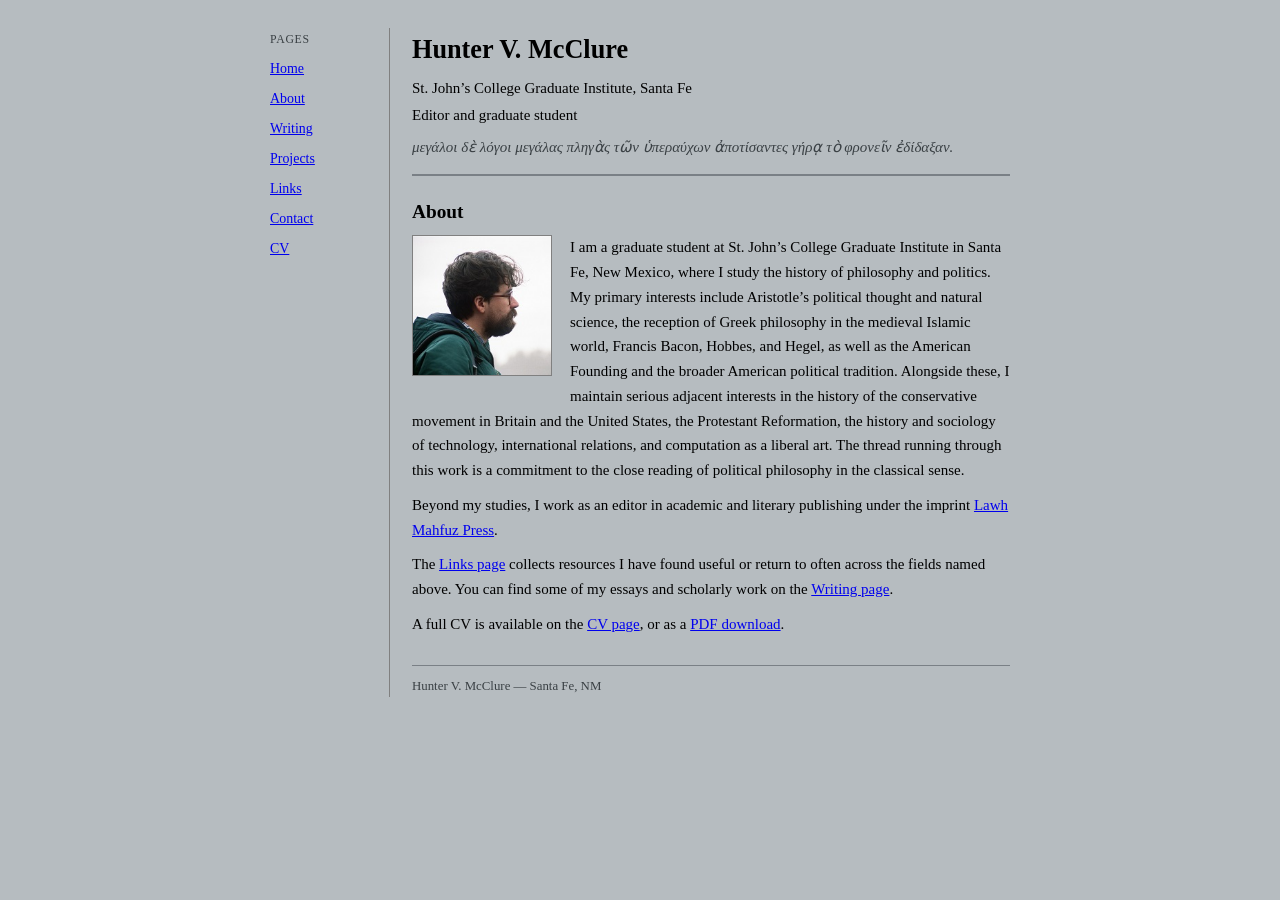
<file: about.html>
<!DOCTYPE html>
<html lang="en">
<head>
  <meta charset="UTF-8">
  <meta name="viewport" content="width=device-width, initial-scale=1.0">
  <title>About &mdash; Hunter V. McClure</title>
  <link rel="stylesheet" href="style.css">
</head>
<body>
<div class="page-wrap">
  <nav class="nav-col">
    <div class="nav-label">Pages</div>
    <ul>
      <li><a href="index.html">Home</a></li>
      <li><a href="about.html">About</a></li>
      <li><a href="writing.html">Writing</a></li>
      <li><a href="projects.html">Projects</a></li>
      <li><a href="links.html">Links</a></li>
      <li><a href="contact.html">Contact</a></li>
      <li><a href="cv.html">CV</a></li>
    </ul>
  </nav>
  <div class="main-col">
    <header class="site-header">
      <h1>Hunter V. McClure</h1>
      <div class="tagline">
        St. John&#8217;s College Graduate Institute, Santa Fe<br>
        Editor and graduate student
      </div>
      <div class="epigraph">&#956;&#949;&#947;&#940;&#955;&#959;&#953; &#948;&#8050; &#955;&#972;&#947;&#959;&#953; &#956;&#949;&#947;&#940;&#955;&#945;&#962; &#960;&#955;&#951;&#947;&#8048;&#962; &#964;&#8182;&#957; &#8017;&#960;&#949;&#961;&#945;&#973;&#967;&#969;&#957; &#7936;&#960;&#959;&#964;&#943;&#963;&#945;&#957;&#964;&#949;&#962; &#947;&#942;&#961;&#8115; &#964;&#8056; &#966;&#961;&#959;&#957;&#949;&#8150;&#957; &#7952;&#948;&#943;&#948;&#945;&#958;&#945;&#957;.</div>
    </header>
    <hr>
    <h2>About</h2>
      <img class="about-photo" src="photo.jpeg" alt="Hunter V. McClure">
    <p>I am a graduate student at St. John&#8217;s College Graduate Institute in Santa Fe, New Mexico, where I study the history of philosophy and politics. My primary interests include Aristotle&#8217;s political thought and natural science, the reception of Greek philosophy in the medieval Islamic world, Francis Bacon, Hobbes, and Hegel, as well as the American Founding and the broader American political tradition. Alongside these, I maintain serious adjacent interests in the history of the conservative movement in Britain and the United States, the Protestant Reformation, the history and sociology of technology, international relations, and computation as a liberal art. The thread running through this work is a commitment to the close reading of political philosophy in the classical sense.</p>
    <p>Beyond my studies, I work as an editor in academic and literary publishing under the imprint <a href="https://lawhmahfuzpress.com" target="_blank" rel="noopener">Lawh Mahfuz Press</a>.</p>
    <p>The <a href="links.html">Links page</a> collects resources I have found useful or return to often across the fields named above. You can find some of my essays and scholarly work on the <a href="writing.html">Writing page</a>.</p>
    <p>A full CV is available on the <a href="cv.html">CV page</a>, or as a <a href="cv.pdf" download>PDF download</a>.</p>
    <div class="site-footer">
      Hunter V. McClure &mdash; Santa Fe, NM
    </div>
  </div>
</div>
</body>
</html>
</file>
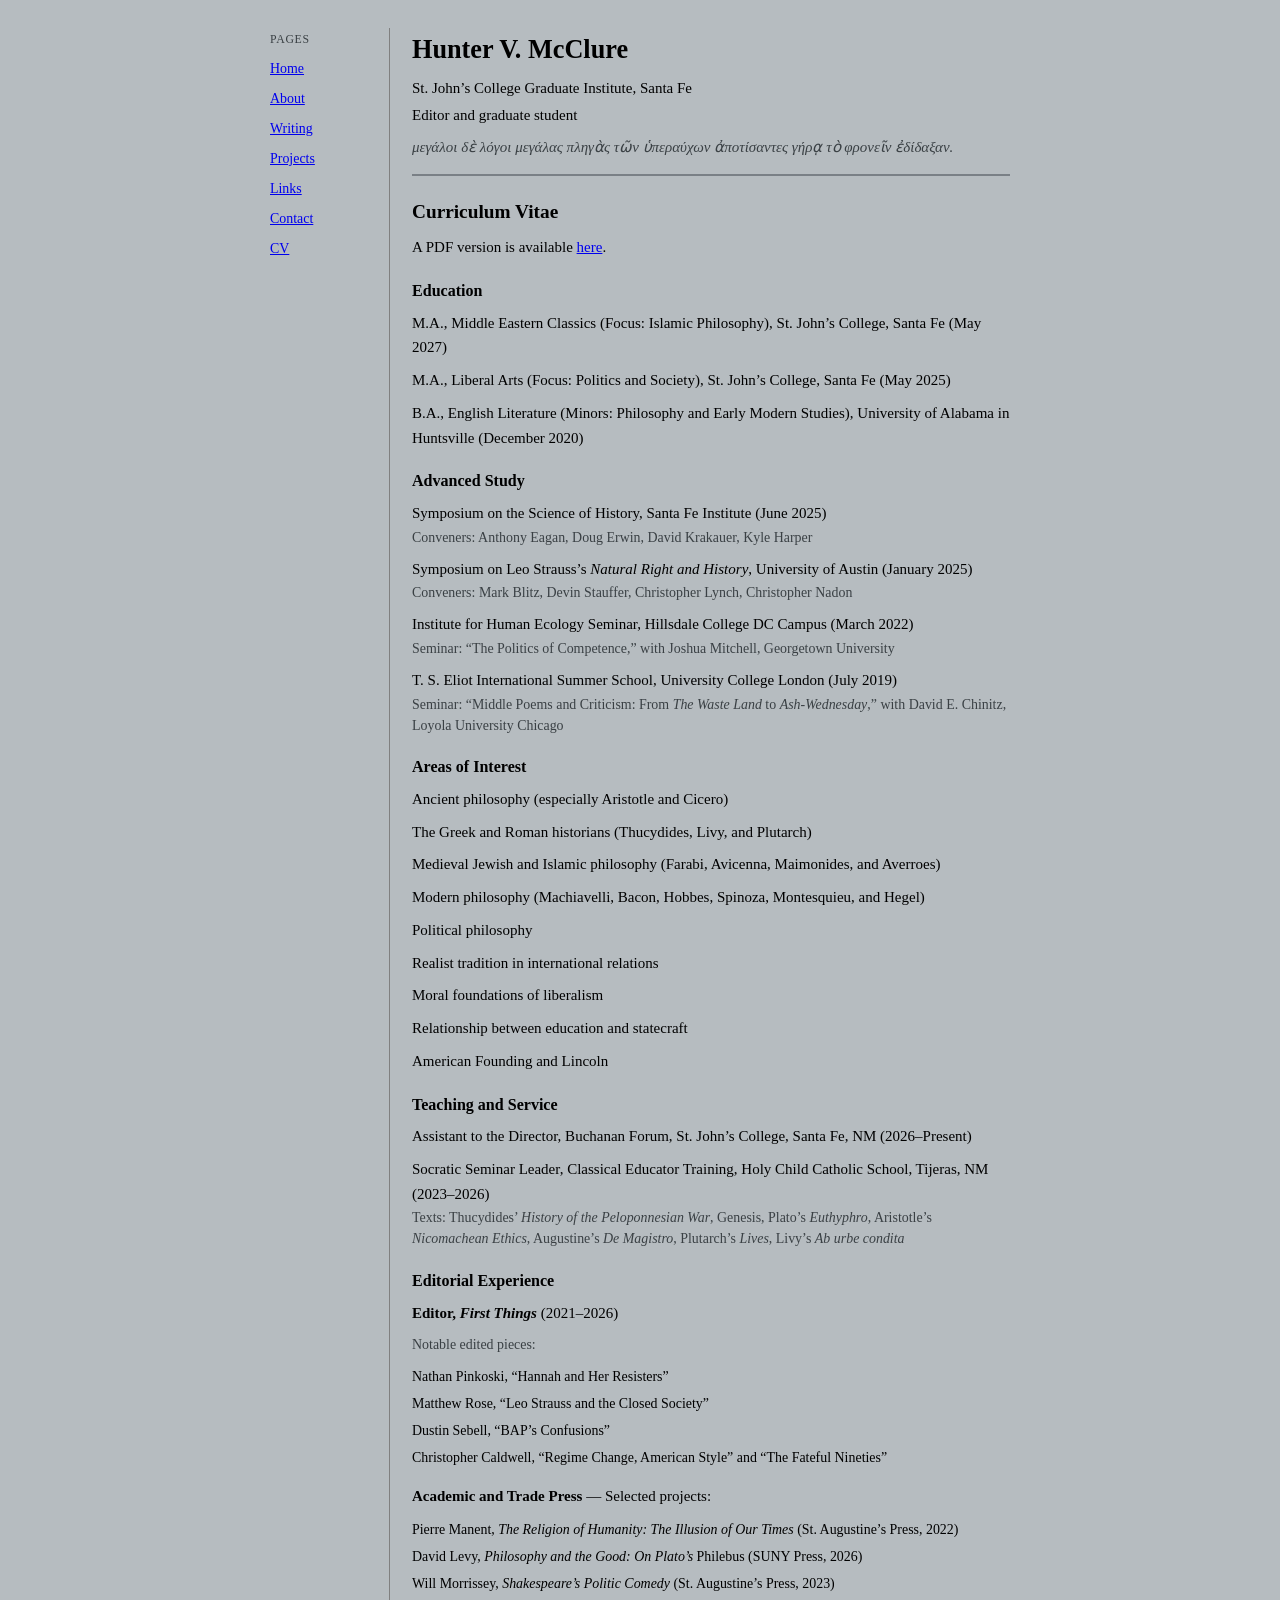
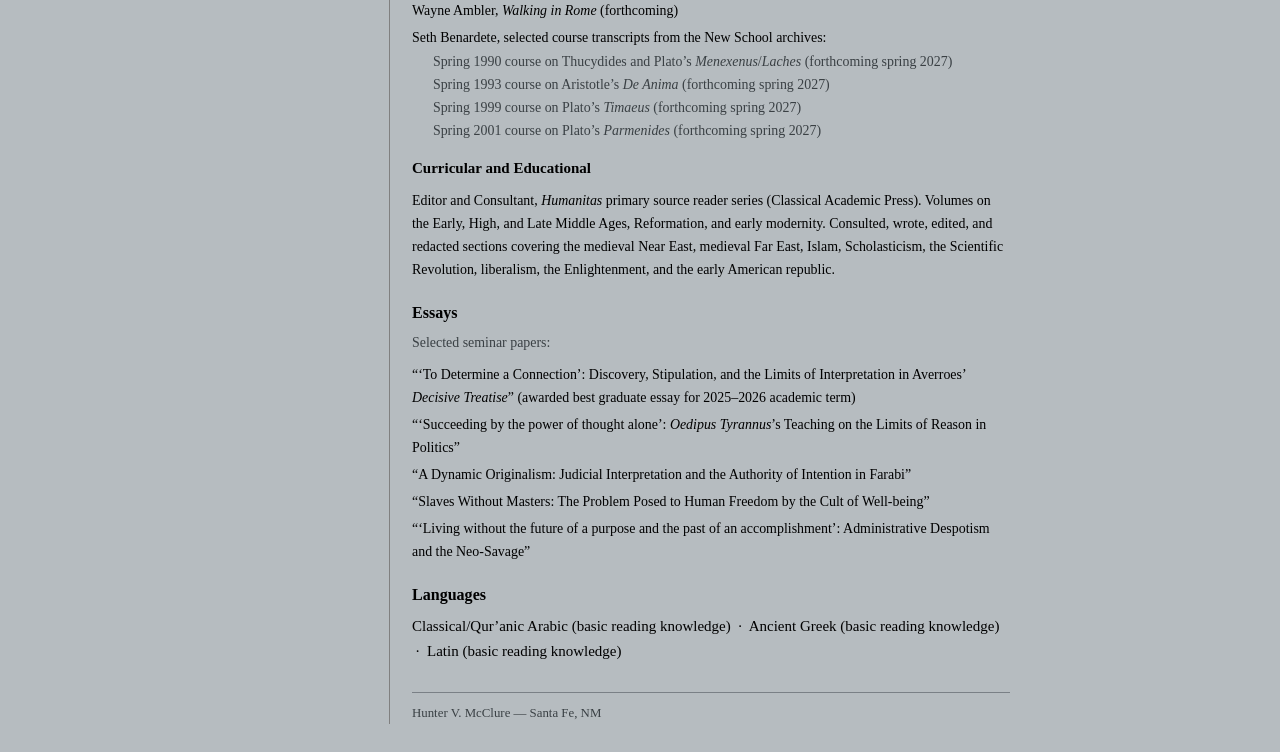
<file: cv.html>
<!DOCTYPE html>
<html lang="en">
<head>
  <meta charset="UTF-8">
  <meta name="viewport" content="width=device-width, initial-scale=1.0">
  <title>Curriculum Vitae &mdash; Hunter V. McClure</title>
  <link rel="stylesheet" href="style.css">
</head>
<body>
<div class="page-wrap">

  <nav class="nav-col">
    <div class="nav-label">Pages</div>
    <ul>
      <li><a href="index.html">Home</a></li>
      <li><a href="about.html">About</a></li>
      <li><a href="writing.html">Writing</a></li>
      <li><a href="projects.html">Projects</a></li>
      <li><a href="links.html">Links</a></li>
      <li><a href="contact.html">Contact</a></li>
      <li><a href="cv.html">CV</a></li>
    </ul>
  </nav>

  <div class="main-col">

    <header class="site-header">
      <h1>Hunter V. McClure</h1>
      <div class="tagline">
        St. John&#8217;s College Graduate Institute, Santa Fe<br>
        Editor and graduate student
      </div>
      <div class="epigraph">&#956;&#949;&#947;&#940;&#955;&#959;&#953; &#948;&#8050; &#955;&#972;&#947;&#959;&#953; &#956;&#949;&#947;&#940;&#955;&#945;&#962; &#960;&#955;&#951;&#947;&#8048;&#962; &#964;&#8182;&#957; &#8017;&#960;&#949;&#961;&#945;&#973;&#967;&#969;&#957; &#7936;&#960;&#959;&#964;&#943;&#963;&#945;&#957;&#964;&#949;&#962; &#947;&#942;&#961;&#8115; &#964;&#8056; &#966;&#961;&#959;&#957;&#949;&#8150;&#957; &#7952;&#948;&#943;&#948;&#945;&#958;&#945;&#957;.</div>
    </header>

    <hr>

    <h2>Curriculum Vitae</h2>

    <p class="cv-download">A PDF version is available <a href="cv.pdf" download>here</a>.</p>


    <h3>Education</h3>
    <ul class="cv-list">
      <li>M.A., Middle Eastern Classics (Focus: Islamic Philosophy), St. John&#8217;s College, Santa Fe (May 2027)</li>
      <li>M.A., Liberal Arts (Focus: Politics and Society), St. John&#8217;s College, Santa Fe (May 2025)</li>
      <li>B.A., English Literature (Minors: Philosophy and Early Modern Studies), University of Alabama in Huntsville (December 2020)</li>
    </ul>

    <h3>Advanced Study</h3>
    <ul class="cv-list">
      <li>
        Symposium on the Science of History, Santa Fe Institute (June 2025)
        <span class="cv-meta">Conveners: Anthony Eagan, Doug Erwin, David Krakauer, Kyle Harper</span>
      </li>
      <li>
        Symposium on Leo Strauss&#8217;s <em>Natural Right and History</em>, University of Austin (January 2025)
        <span class="cv-meta">Conveners: Mark Blitz, Devin Stauffer, Christopher Lynch, Christopher Nadon</span>
      </li>
      <li>
        Institute for Human Ecology Seminar, Hillsdale College DC Campus (March 2022)
        <span class="cv-meta">Seminar: &#8220;The Politics of Competence,&#8221; with Joshua Mitchell, Georgetown University</span>
      </li>
      <li>
        T. S. Eliot International Summer School, University College London (July 2019)
        <span class="cv-meta">Seminar: &#8220;Middle Poems and Criticism: From <em>The Waste Land</em> to <em>Ash-Wednesday</em>,&#8221; with David E. Chinitz, Loyola University Chicago</span>
      </li>
    </ul>

    <h3>Areas of Interest</h3>
    <ul class="cv-list">
      <li>Ancient philosophy (especially Aristotle and Cicero)</li>
      <li>The Greek and Roman historians (Thucydides, Livy, and Plutarch)</li>
      <li>Medieval Jewish and Islamic philosophy (Farabi, Avicenna, Maimonides, and Averroes)</li>
      <li>Modern philosophy (Machiavelli, Bacon, Hobbes, Spinoza, Montesquieu, and Hegel)</li>
      <li>Political philosophy</li>
      <li>Realist tradition in international relations</li>
      <li>Moral foundations of liberalism</li>
      <li>Relationship between education and statecraft</li>
      <li>American Founding and Lincoln</li>
    </ul>

    <h3>Teaching and Service</h3>
    <ul class="cv-list">
      <li>Assistant to the Director, Buchanan Forum, St. John&#8217;s College, Santa Fe, NM (2026&ndash;Present)</li>
      <li>
        Socratic Seminar Leader, Classical Educator Training, Holy Child Catholic School, Tijeras, NM (2023&ndash;2026)
        <span class="cv-meta">Texts: Thucydides&#8217; <em>History of the Peloponnesian War</em>, Genesis, Plato&#8217;s <em>Euthyphro</em>, Aristotle&#8217;s <em>Nicomachean Ethics</em>, Augustine&#8217;s <em>De Magistro</em>, Plutarch&#8217;s <em>Lives</em>, Livy&#8217;s <em>Ab urbe condita</em></span>
      </li>
    </ul>

    <h3>Editorial Experience</h3>

    <p><strong>Editor, <em>First Things</em></strong> (2021&ndash;2026)</p>
    <p class="cv-meta">Notable edited pieces:</p>
    <ul class="cv-list cv-detail">
      <li>Nathan Pinkoski, &#8220;Hannah and Her Resisters&#8221;</li>
      <li>Matthew Rose, &#8220;Leo Strauss and the Closed Society&#8221;</li>
      <li>Dustin Sebell, &#8220;BAP&#8217;s Confusions&#8221;</li>
      <li>Christopher Caldwell, &#8220;Regime Change, American Style&#8221; and &#8220;The Fateful Nineties&#8221;</li>
    </ul>

    <p><strong>Academic and Trade Press</strong> &mdash; Selected projects:</p>
    <ul class="cv-list cv-detail">
      <li>Pierre Manent, <em>The Religion of Humanity: The Illusion of Our Times</em> (St. Augustine&#8217;s Press, 2022)</li>
      <li>David Levy, <em>Philosophy and the Good: On Plato&#8217;s</em> Philebus (SUNY Press, 2026)</li>
      <li>Will Morrissey, <em>Shakespeare&#8217;s Politic Comedy</em> (St. Augustine&#8217;s Press, 2023)</li>
      <li>Wayne Ambler, <em>Walking in Rome</em> (forthcoming)</li>
            <li>
        Seth Benardete, selected course transcripts from the New School archives:
        <span class="cv-meta" style="padding-left: 1.5em;">Spring 1990 course on Thucydides and Plato&#8217;s <em>Menexenus</em>/<em>Laches</em> (forthcoming spring 2027)</span>
        <span class="cv-meta" style="padding-left: 1.5em;">Spring 1993 course on Aristotle&#8217;s <em>De Anima</em> (forthcoming spring 2027)</span>
        <span class="cv-meta" style="padding-left: 1.5em;">Spring 1999 course on Plato&#8217;s <em>Timaeus</em> (forthcoming spring 2027)</span>
        <span class="cv-meta" style="padding-left: 1.5em;">Spring 2001 course on Plato&#8217;s <em>Parmenides</em> (forthcoming spring 2027)</span>
      </li>
        </ul>
      </li>
    </ul>

    <p><strong>Curricular and Educational</strong></p>
    <ul class="cv-list cv-detail">
      <li>Editor and Consultant, <em>Humanitas</em> primary source reader series (Classical Academic Press). Volumes on the Early, High, and Late Middle Ages, Reformation, and early modernity. Consulted, wrote, edited, and redacted sections covering the medieval Near East, medieval Far East, Islam, Scholasticism, the Scientific Revolution, liberalism, the Enlightenment, and the early American republic.</li>
    </ul>

    <h3>Essays</h3>
    <p class="cv-meta">Selected seminar papers:</p>
    <ul class="cv-list cv-detail">
      <li>&#8220;&#8216;To Determine a Connection&#8217;: Discovery, Stipulation, and the Limits of Interpretation in Averroes&#8217; <em>Decisive Treatise</em>&#8221; (awarded best graduate essay for 2025&ndash;2026 academic term)</li>
      <li>&#8220;&#8216;Succeeding by the power of thought alone&#8217;: <em>Oedipus Tyrannus</em>&#8217;s Teaching on the Limits of Reason in Politics&#8221;</li>
      <li>&#8220;A Dynamic Originalism: Judicial Interpretation and the Authority of Intention in Farabi&#8221;</li>
      <li>&#8220;Slaves Without Masters: The Problem Posed to Human Freedom by the Cult of Well-being&#8221;</li>
      <li>&#8220;&#8216;Living without the future of a purpose and the past of an accomplishment&#8217;: Administrative Despotism and the Neo-Savage&#8221;</li>
    </ul>

    <h3>Languages</h3>
    <p>Classical/Qur&#8217;anic Arabic (basic reading knowledge) &nbsp;&middot;&nbsp; Ancient Greek (basic reading knowledge) &nbsp;&middot;&nbsp; Latin (basic reading knowledge)</p>

    <div class="site-footer">
      Hunter V. McClure &mdash; Santa Fe, NM
    </div>

  </div>
</div>
</body>
</html>
</file>
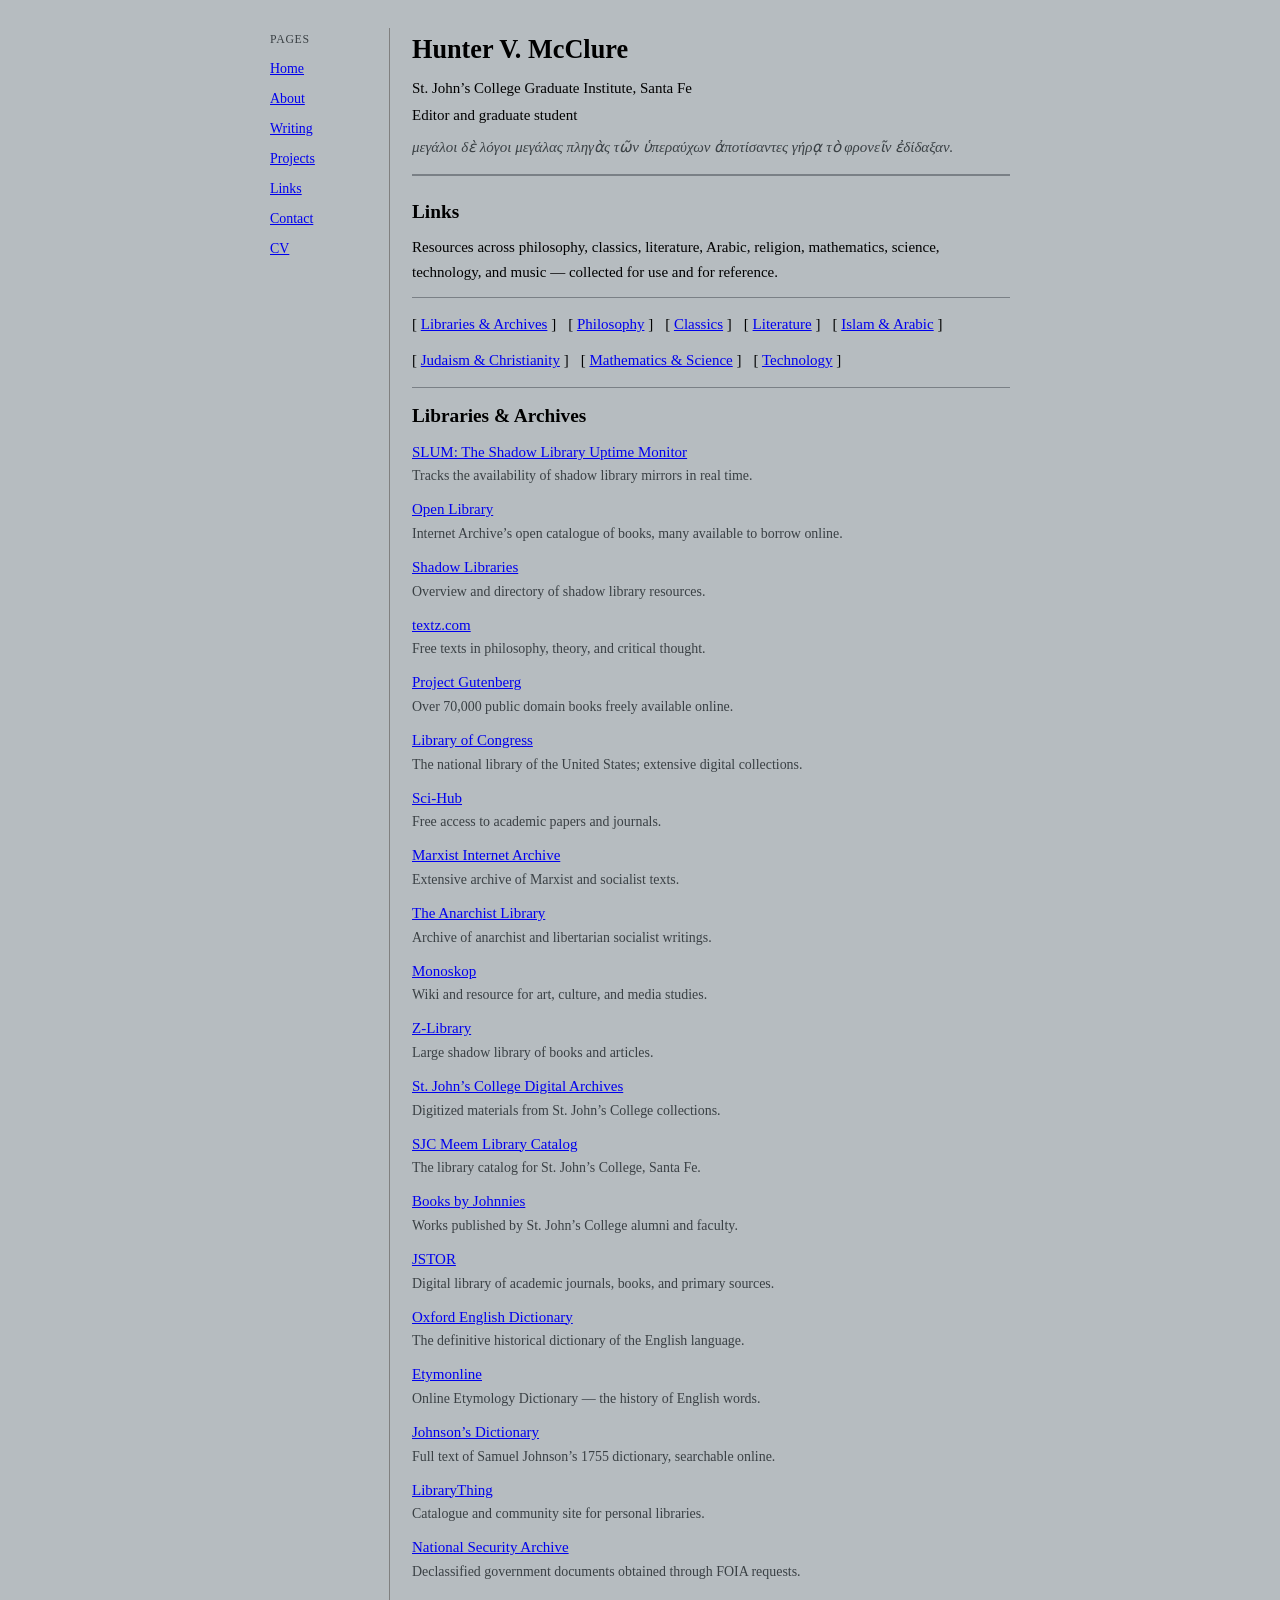
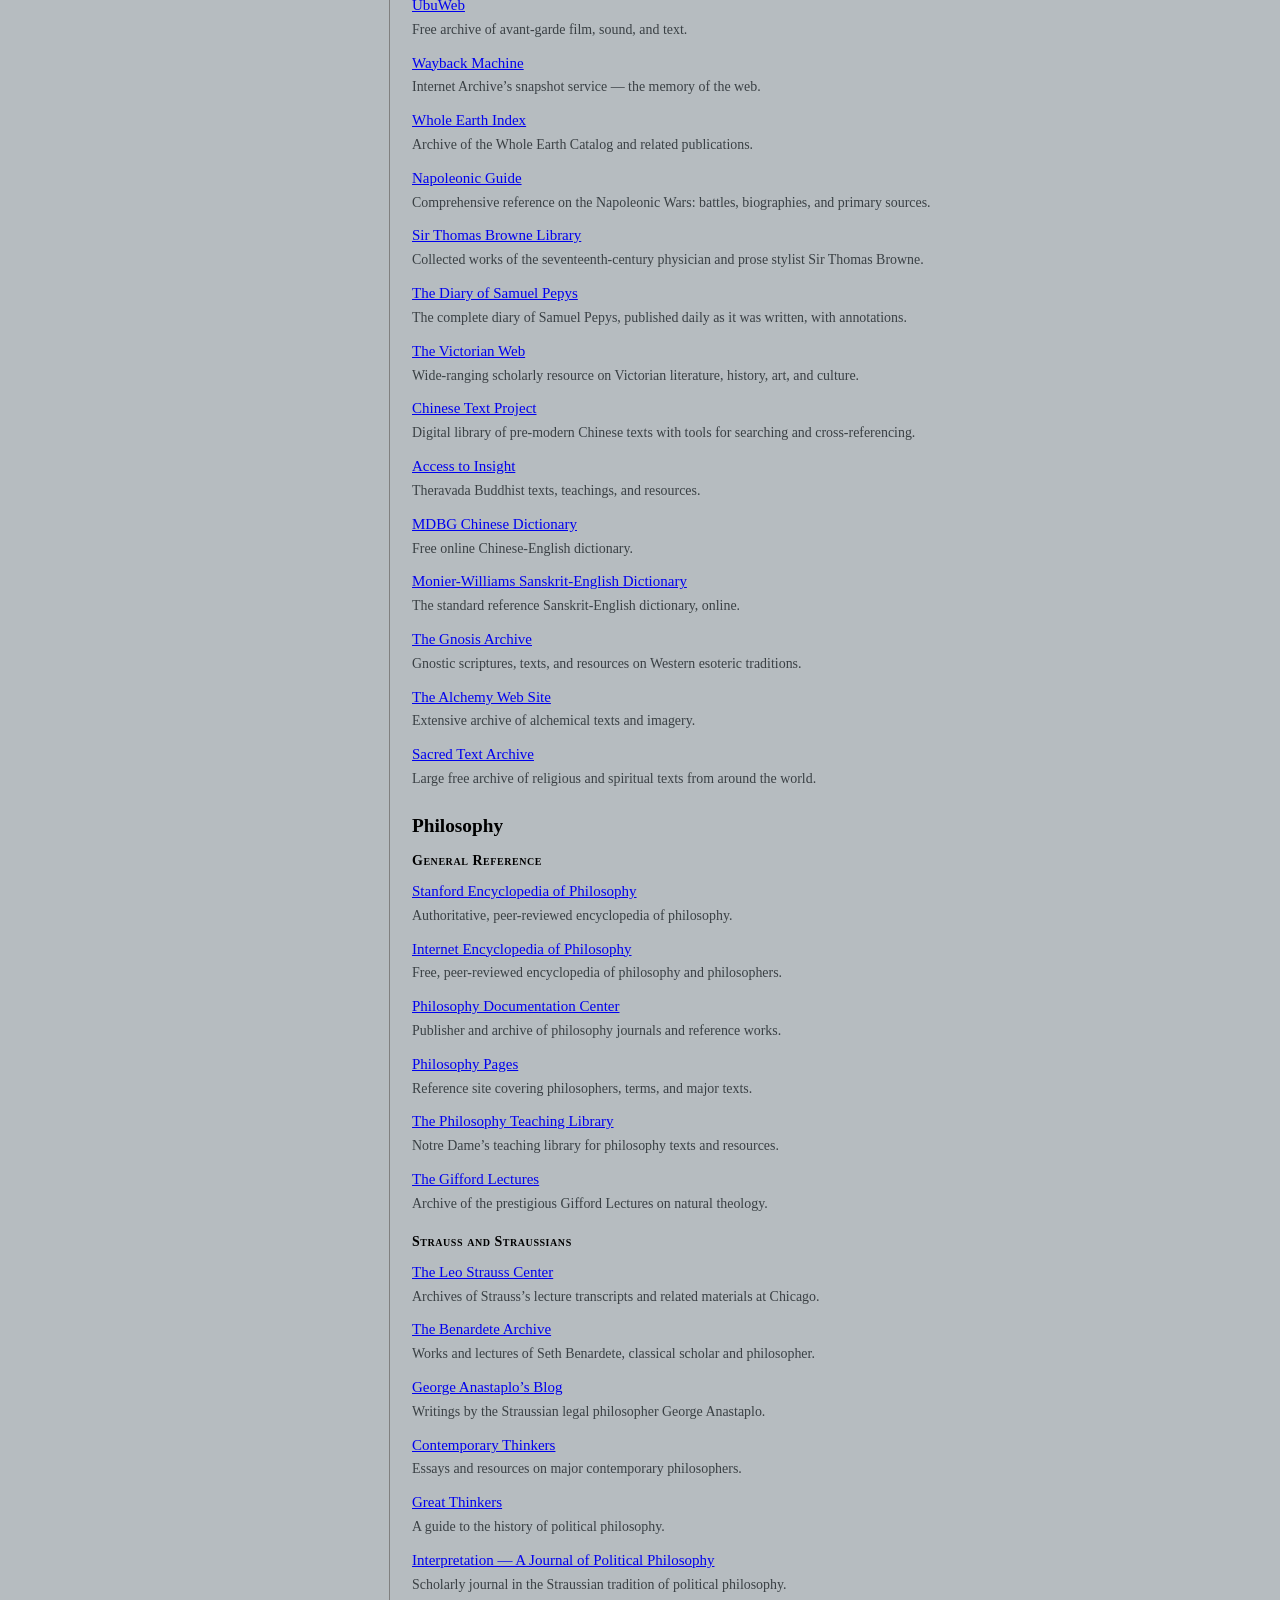
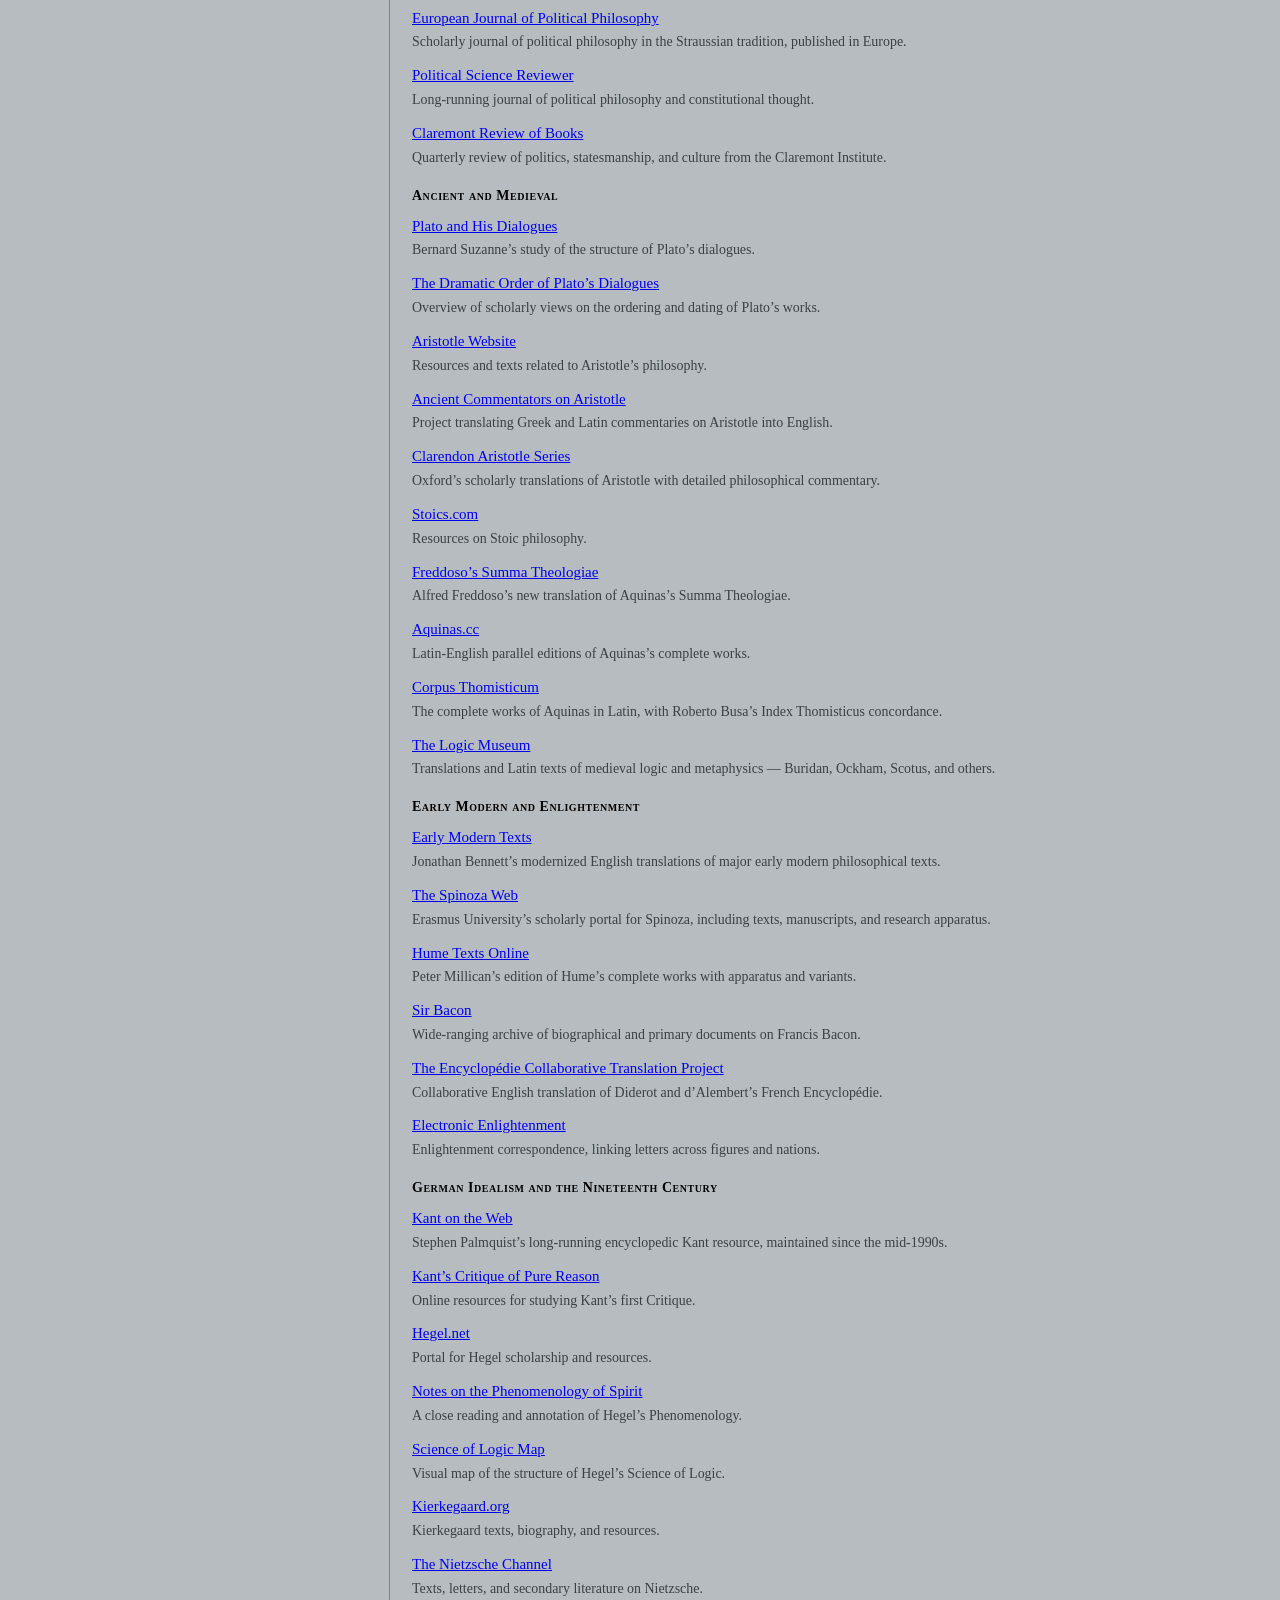
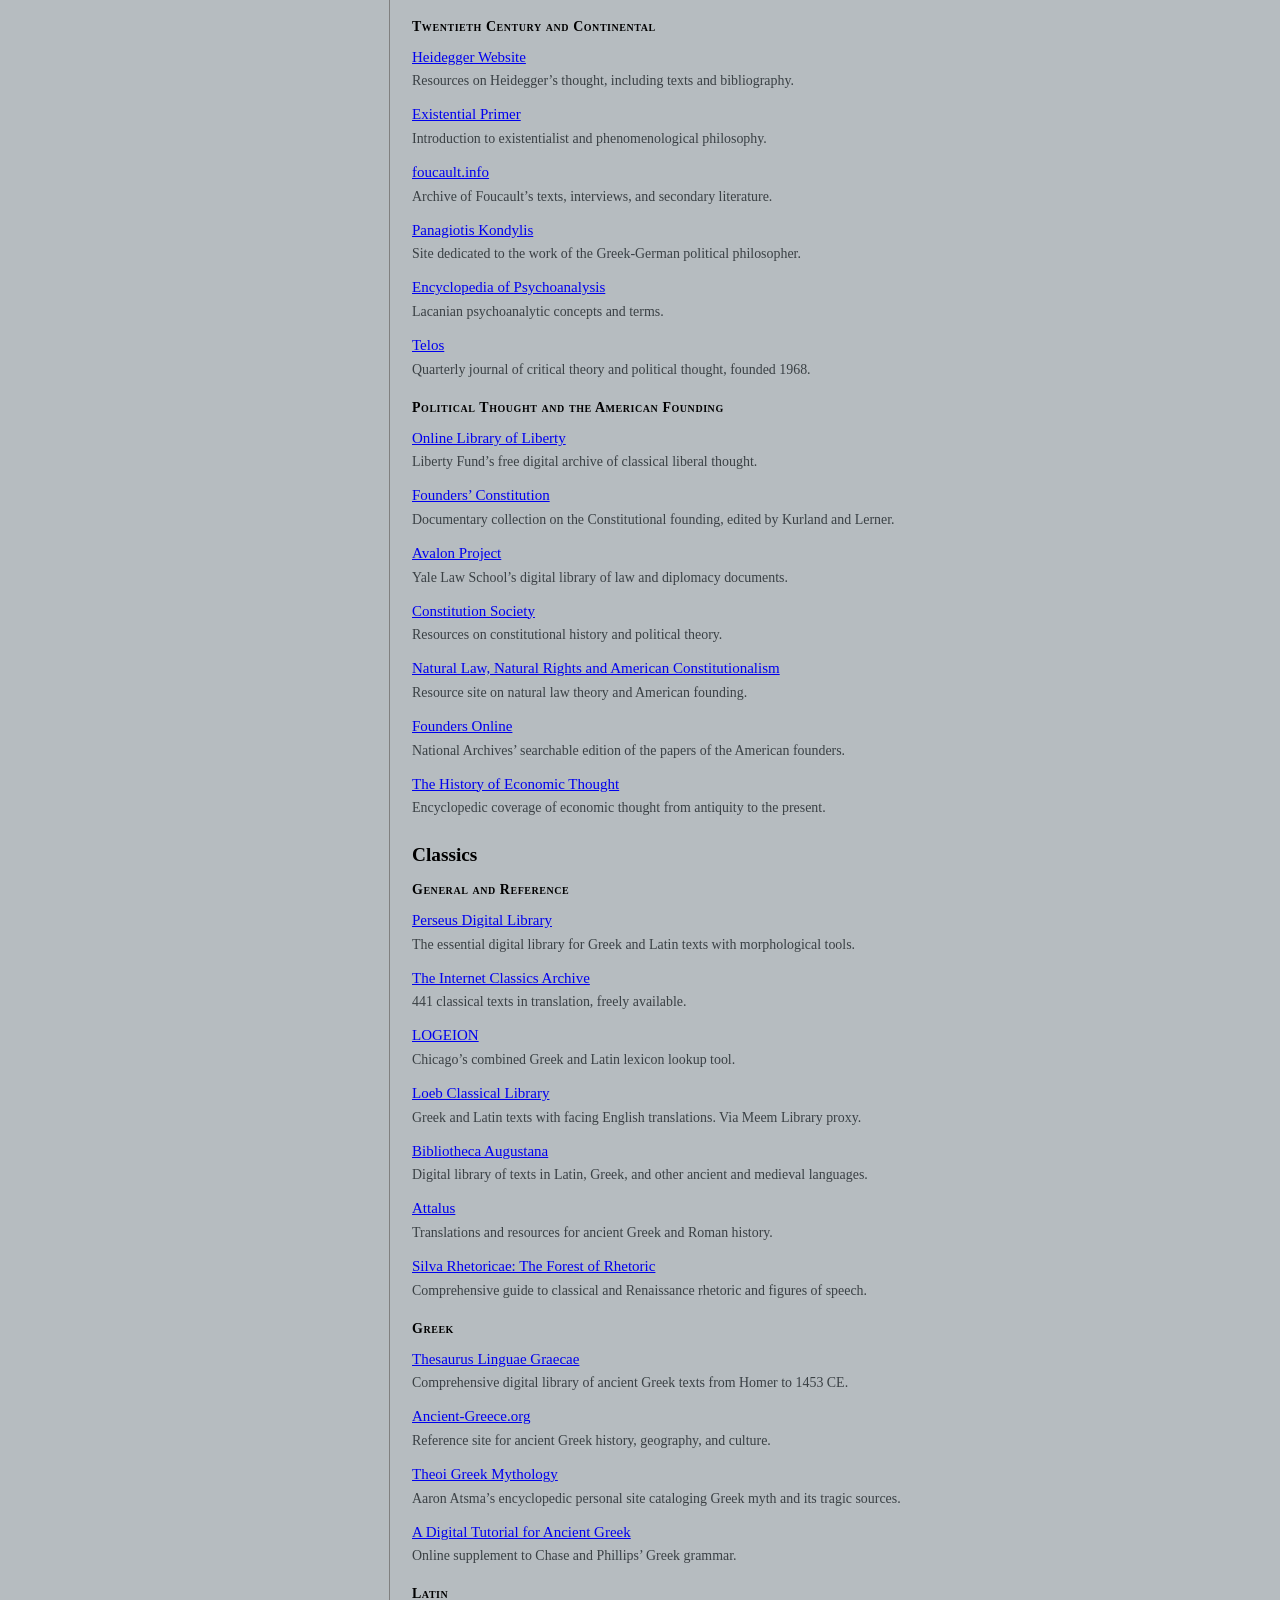
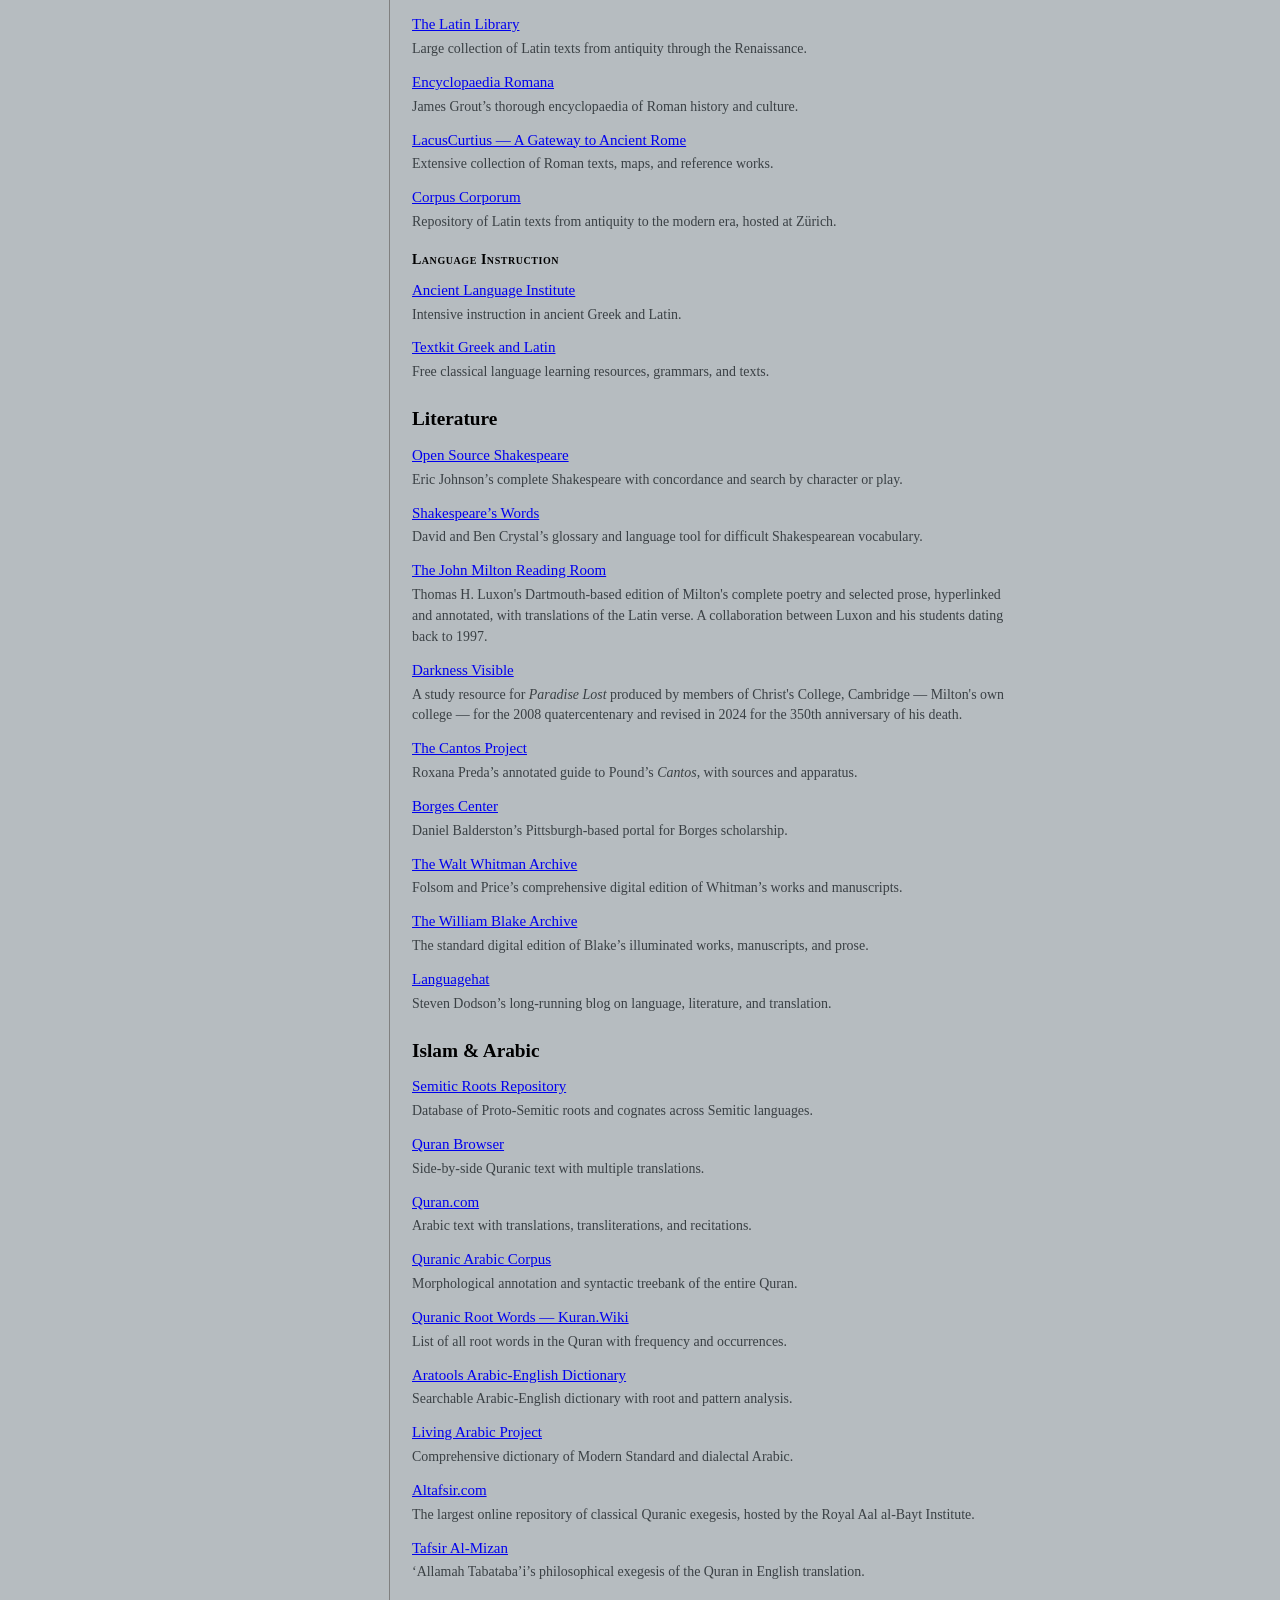
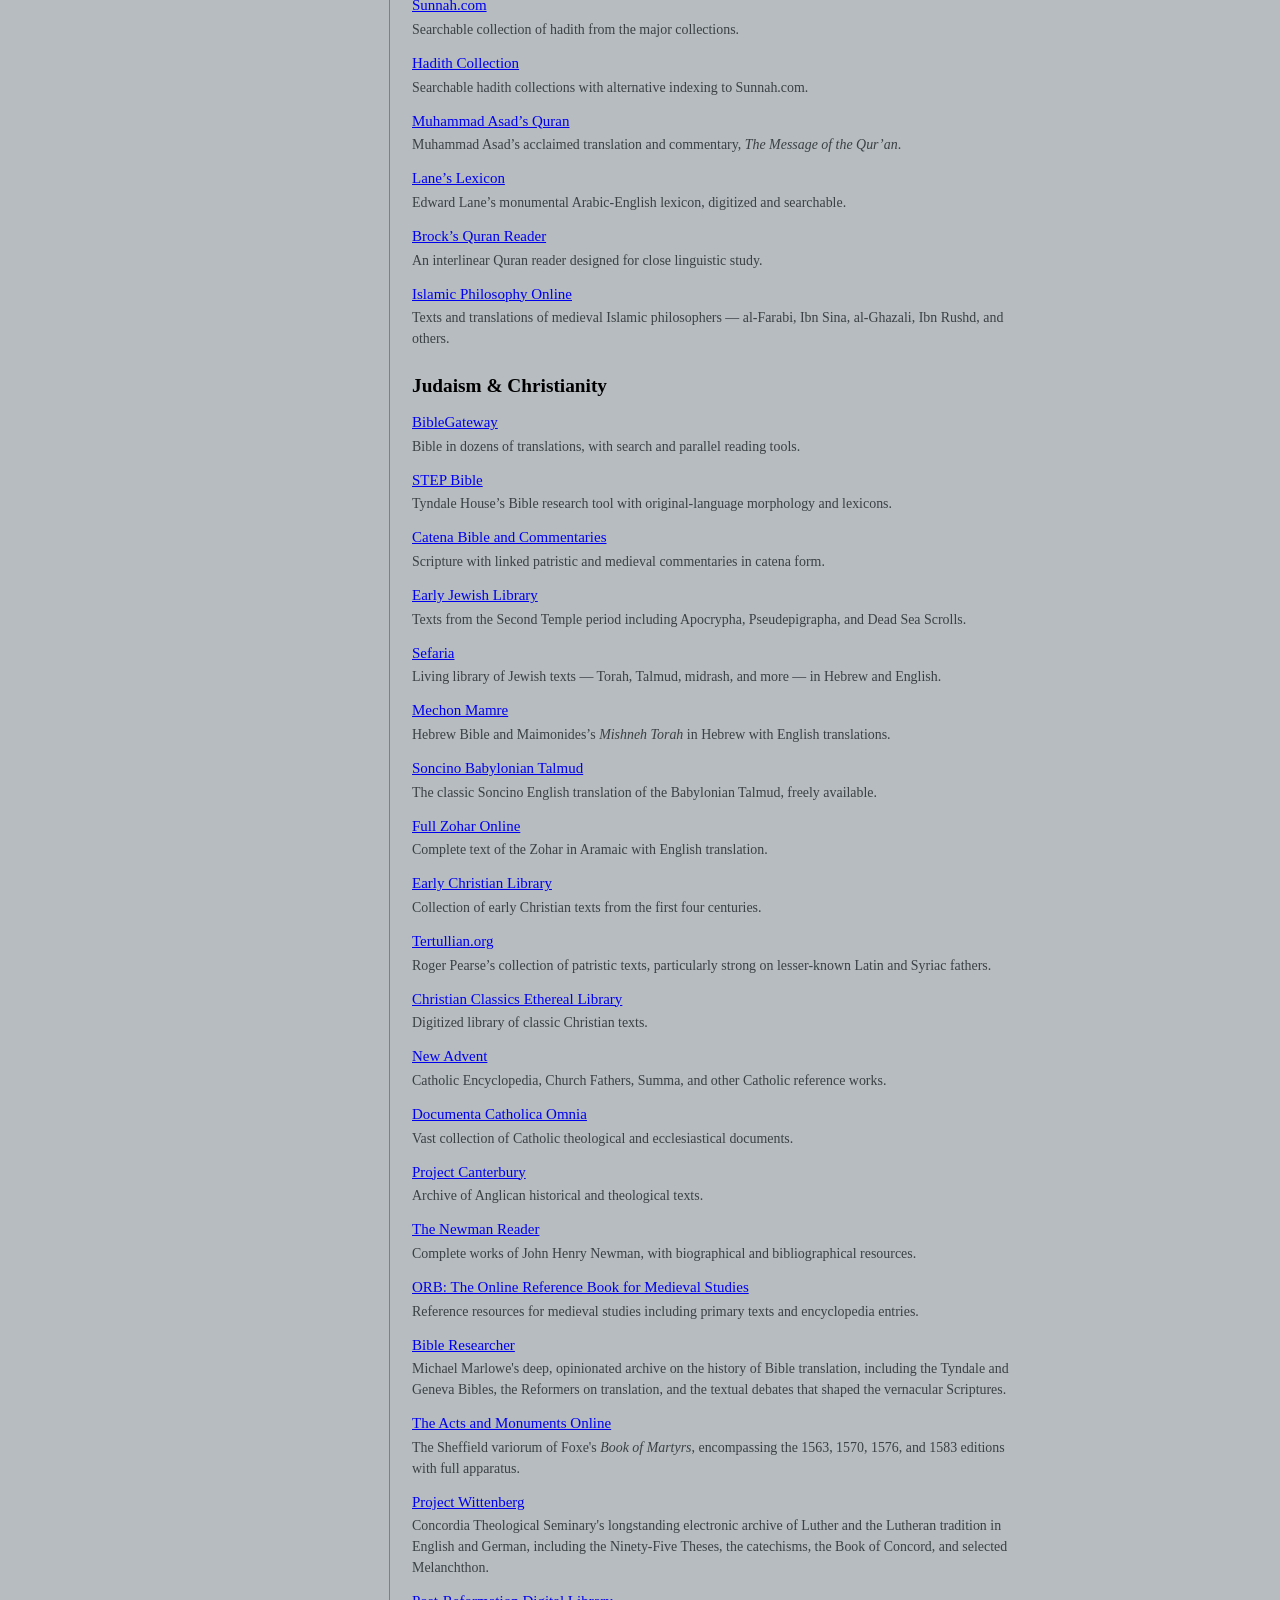
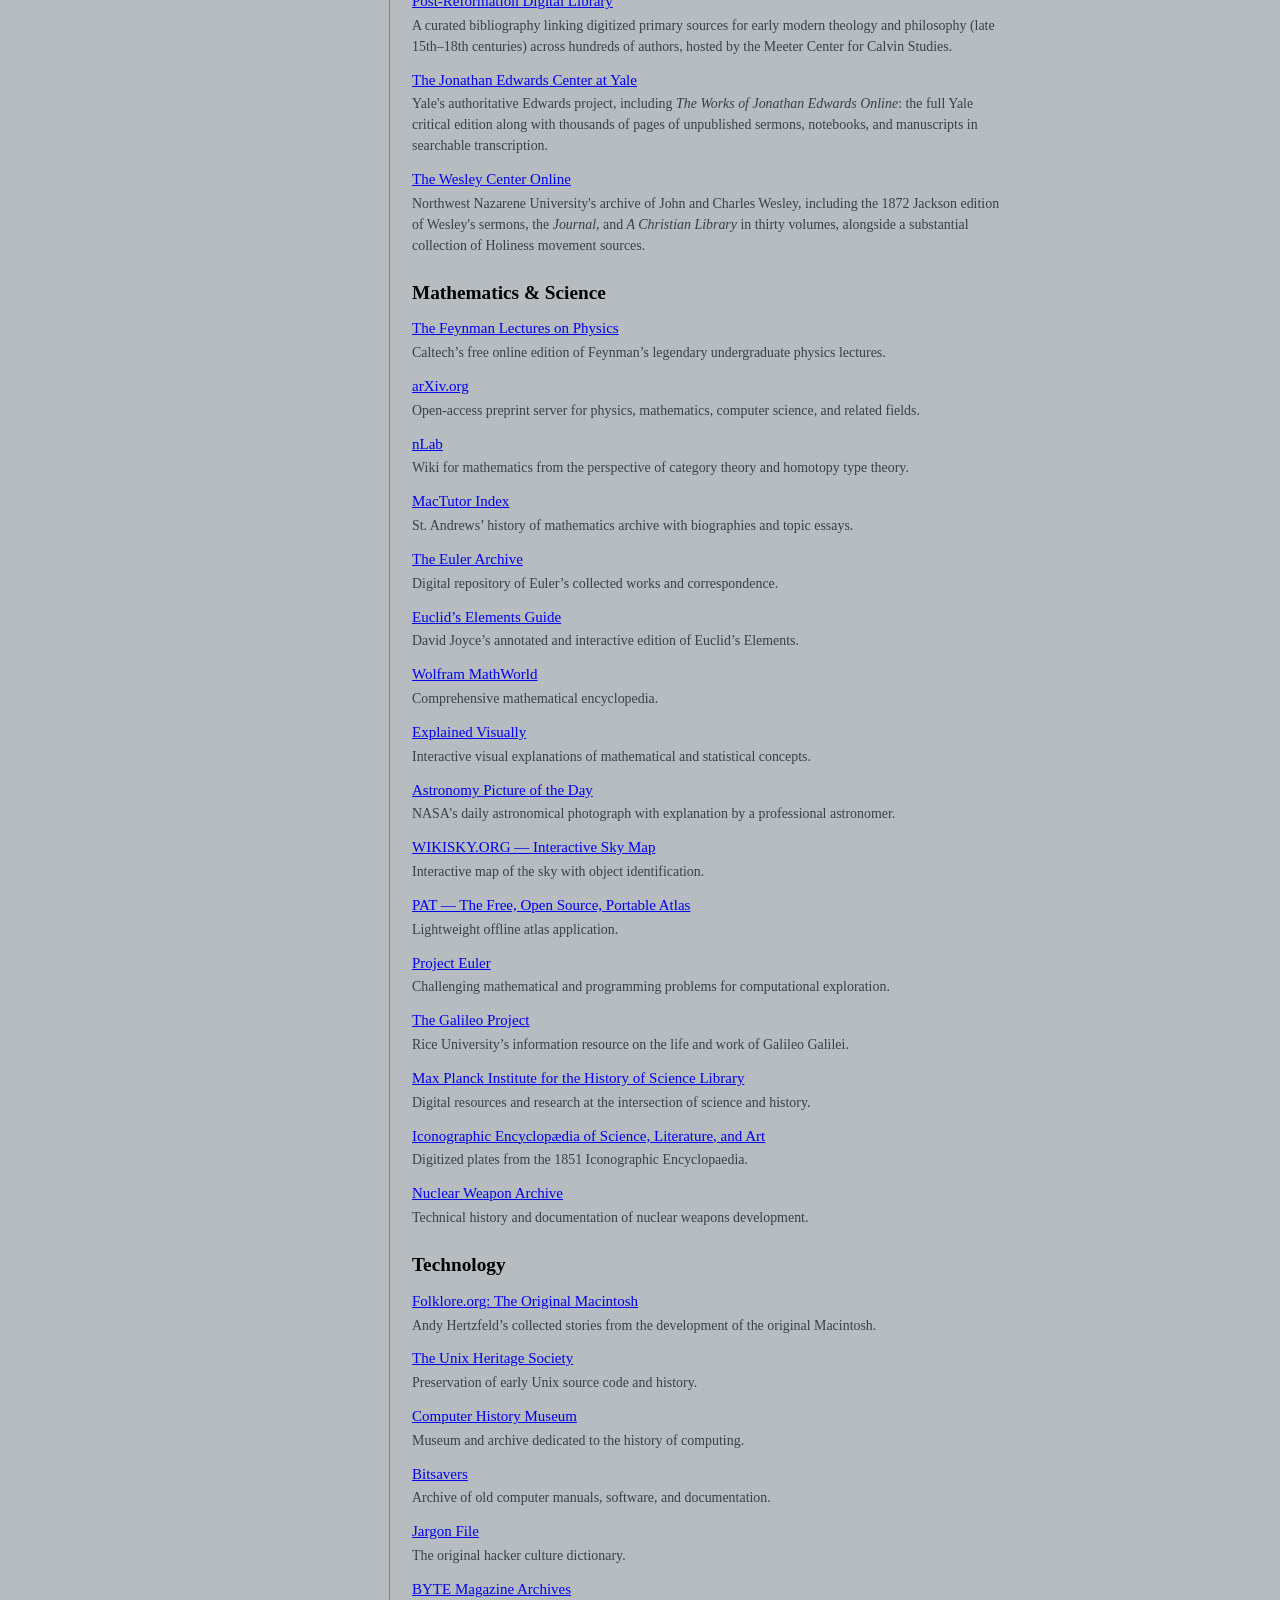
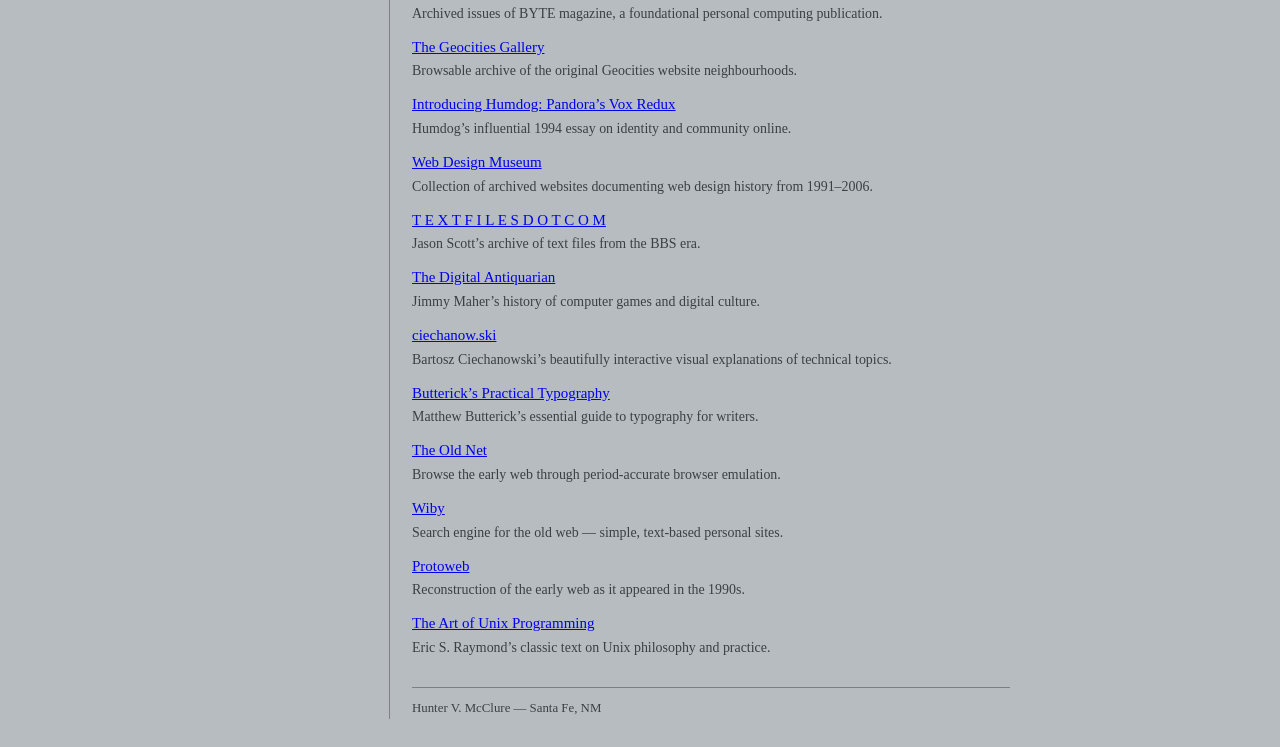
<file: links.html>
<!DOCTYPE html>
<html lang="en">
<head>
  <meta charset="UTF-8">
  <meta name="viewport" content="width=device-width, initial-scale=1.0">
  <title>Links &mdash; Hunter V. McClure</title>
  <link rel="stylesheet" href="style.css">
</head>
<body>
<div class="page-wrap">

  <nav class="nav-col">
    <div class="nav-label">Pages</div>
    <ul>
      <li><a href="index.html">Home</a></li>
      <li><a href="about.html">About</a></li>
      <li><a href="writing.html">Writing</a></li>
      <li><a href="projects.html">Projects</a></li>
      <li><a href="links.html">Links</a></li>
      <li><a href="contact.html">Contact</a></li>
      <li><a href="cv.html">CV</a></li>
    </ul>
  </nav>

  <div class="main-col">

    <header class="site-header">
      <h1>Hunter V. McClure</h1>
      <div class="tagline">
        St. John&#8217;s College Graduate Institute, Santa Fe<br>
        Editor and graduate student
      </div>
      <div class="epigraph">&#956;&#949;&#947;&#940;&#955;&#959;&#953; &#948;&#8050; &#955;&#972;&#947;&#959;&#953; &#956;&#949;&#947;&#940;&#955;&#945;&#962; &#960;&#955;&#951;&#947;&#8048;&#962; &#964;&#8182;&#957; &#8017;&#960;&#949;&#961;&#945;&#973;&#967;&#969;&#957; &#7936;&#960;&#959;&#964;&#943;&#963;&#945;&#957;&#964;&#949;&#962; &#947;&#942;&#961;&#8115; &#964;&#8056; &#966;&#961;&#959;&#957;&#949;&#8150;&#957; &#7952;&#948;&#943;&#948;&#945;&#958;&#945;&#957;.</div>
    </header>

    <hr>

    <h2>Links</h2>

    <p>Resources across philosophy, classics, literature, Arabic, religion, mathematics, science, technology, and music — collected for use and for reference.</p>

 <hr class="thin">  
  <div class="links-toc">
  <span class="toc-item">[ <a href="#libraries">Libraries &amp; Archives</a> ]</span>
  <span class="toc-item">[ <a href="#philosophy">Philosophy</a> ]</span>
  <span class="toc-item">[ <a href="#classics">Classics</a> ]</span>
  <span class="toc-item">[ <a href="#lit">Literature</a> ]</span>
  <span class="toc-item">[ <a href="#islam-arabic">Islam &amp; Arabic</a> ]</span>
  <div class="toc-break"></div>
  <span class="toc-item">[ <a href="#judaism-christianity">Judaism &amp; Christianity</a> ]</span>
  <span class="toc-item">[ <a href="#math-science">Mathematics &amp; Science</a> ]</span>
  <span class="toc-item">[ <a href="#tech">Technology</a> ]</span>

</div>

    <hr class="thin">

    <div class="links-section">
      <h2 id="libraries">Libraries &amp; Archives</h2>
      <ul>
        <li><a href="https://open-slum.org/">SLUM: The Shadow Library Uptime Monitor</a><span class="link-annotation">Tracks the availability of shadow library mirrors in real time.</span></li>
        <li><a href="https://openlibrary.org/">Open Library</a><span class="link-annotation">Internet Archive&#8217;s open catalogue of books, many available to borrow online.</span></li>
        <li><a href="https://shadowlibraries.github.io/">Shadow Libraries</a><span class="link-annotation">Overview and directory of shadow library resources.</span></li>
        <li><a href="https://textz.com/">textz.com</a><span class="link-annotation">Free texts in philosophy, theory, and critical thought.</span></li>
        <li><a href="https://www.gutenberg.org/">Project Gutenberg</a><span class="link-annotation">Over 70,000 public domain books freely available online.</span></li>
        <li><a href="https://www.loc.gov/">Library of Congress</a><span class="link-annotation">The national library of the United States; extensive digital collections.</span></li>
        <li><a href="https://sci-hub.ru/">Sci-Hub</a><span class="link-annotation">Free access to academic papers and journals.</span></li>
        <li><a href="https://www.marxists.org/english.htm">Marxist Internet Archive</a><span class="link-annotation">Extensive archive of Marxist and socialist texts.</span></li>
        <li><a href="https://theanarchistlibrary.org/special/index">The Anarchist Library</a><span class="link-annotation">Archive of anarchist and libertarian socialist writings.</span></li>
        <li><a href="https://monoskop.org/Monoskop">Monoskop</a><span class="link-annotation">Wiki and resource for art, culture, and media studies.</span></li>
        <li><a href="https://z-lib.sk/">Z-Library</a><span class="link-annotation">Large shadow library of books and articles.</span></li>
        <li><a href="https://digitalarchives.sjc.edu/">St. John&#8217;s College Digital Archives</a><span class="link-annotation">Digitized materials from St. John&#8217;s College collections.</span></li>
        <li><a href="https://stjohnsnm.ipac.sirsidynix.net/ipac20/ipac.jsp?profile=">SJC Meem Library Catalog</a><span class="link-annotation">The library catalog for St. John&#8217;s College, Santa Fe.</span></li>
        <li><a href="https://www.sjc.edu/books-by-johnnies">Books by Johnnies</a><span class="link-annotation">Works published by St. John&#8217;s College alumni and faculty.</span></li>
        <li><a href="https://www.jstor.org/">JSTOR</a><span class="link-annotation">Digital library of academic journals, books, and primary sources.</span></li>
        <li><a href="https://www.oed.com">Oxford English Dictionary</a><span class="link-annotation">The definitive historical dictionary of the English language.</span></li>
        <li><a href="https://www.etymonline.com/">Etymonline</a><span class="link-annotation">Online Etymology Dictionary &mdash; the history of English words.</span></li>
        <li><a href="https://johnsonsdictionaryonline.com/">Johnson&#8217;s Dictionary</a><span class="link-annotation">Full text of Samuel Johnson&#8217;s 1755 dictionary, searchable online.</span></li>
        <li><a href="https://www.librarything.com/home">LibraryThing</a><span class="link-annotation">Catalogue and community site for personal libraries.</span></li>
        <li><a href="https://nsarchive.gwu.edu/">National Security Archive</a><span class="link-annotation">Declassified government documents obtained through FOIA requests.</span></li>
        <li><a href="https://www.ubu.com/">UbuWeb</a><span class="link-annotation">Free archive of avant-garde film, sound, and text.</span></li>
        <li><a href="https://web.archive.org/">Wayback Machine</a><span class="link-annotation">Internet Archive&#8217;s snapshot service &mdash; the memory of the web.</span></li>
        <li><a href="https://www.wholeearth.info/">Whole Earth Index</a><span class="link-annotation">Archive of the Whole Earth Catalog and related publications.</span></li>
        <li><a href="https://www.napoleon-series.org/">Napoleonic Guide</a><span class="link-annotation">Comprehensive reference on the Napoleonic Wars: battles, biographies, and primary sources.</span></li>
        <li><a href="https://www.thomasbrowne.info/">Sir Thomas Browne Library</a><span class="link-annotation">Collected works of the seventeenth-century physician and prose stylist Sir Thomas Browne.</span></li>
        <li><a href="https://www.pepysdiary.com/">The Diary of Samuel Pepys</a><span class="link-annotation">The complete diary of Samuel Pepys, published daily as it was written, with annotations.</span></li>
        <li><a href="https://victorianweb.org/">The Victorian Web</a><span class="link-annotation">Wide-ranging scholarly resource on Victorian literature, history, art, and culture.</span></li>
        <li><a href="https://ctext.org/">Chinese Text Project</a><span class="link-annotation">Digital library of pre-modern Chinese texts with tools for searching and cross-referencing.</span></li>
        <li><a href="https://www.accesstoinsight.org/">Access to Insight</a><span class="link-annotation">Theravada Buddhist texts, teachings, and resources.</span></li>
        <li><a href="https://www.mdbg.net/chinese/dictionary">MDBG Chinese Dictionary</a><span class="link-annotation">Free online Chinese-English dictionary.</span></li>
        <li><a href="https://www.sanskrit-lexicon.uni-koeln.de/scans/MWScan/2014/web/webtc/indexcaller.php">Monier-Williams Sanskrit-English Dictionary</a><span class="link-annotation">The standard reference Sanskrit-English dictionary, online.</span></li>
        <li><a href="http://www.gnosis.org/welcome.html">The Gnosis Archive</a><span class="link-annotation">Gnostic scriptures, texts, and resources on Western esoteric traditions.</span></li>
        <li><a href="https://www.alchemywebsite.com/">The Alchemy Web Site</a><span class="link-annotation">Extensive archive of alchemical texts and imagery.</span></li>
        <li><a href="https://www.sacred-texts.com/index.htm">Sacred Text Archive</a><span class="link-annotation">Large free archive of religious and spiritual texts from around the world.</span></li>
      </ul>
    </div>

    <div class="links-section">
      <h2 id="philosophy">Philosophy</h2>

      <h3>General Reference</h3>
      <ul>
        <li><a href="http://plato.stanford.edu/">Stanford Encyclopedia of Philosophy</a><span class="link-annotation">Authoritative, peer-reviewed encyclopedia of philosophy.</span></li>
        <li><a href="https://iep.utm.edu/">Internet Encyclopedia of Philosophy</a><span class="link-annotation">Free, peer-reviewed encyclopedia of philosophy and philosophers.</span></li>
        <li><a href="https://www.pdcnet.org/">Philosophy Documentation Center</a><span class="link-annotation">Publisher and archive of philosophy journals and reference works.</span></li>
        <li><a href="http://www.philosophypages.com/">Philosophy Pages</a><span class="link-annotation">Reference site covering philosophers, terms, and major texts.</span></li>
        <li><a href="https://philolibrary.crc.nd.edu/">The Philosophy Teaching Library</a><span class="link-annotation">Notre Dame&#8217;s teaching library for philosophy texts and resources.</span></li>
        <li><a href="https://giffordlectures.org/">The Gifford Lectures</a><span class="link-annotation">Archive of the prestigious Gifford Lectures on natural theology.</span></li>
      </ul>

      <h3>Strauss and Straussians</h3>
      <ul>
        <li><a href="https://leostrausscenter.uchicago.edu/">The Leo Strauss Center</a><span class="link-annotation">Archives of Strauss&#8217;s lecture transcripts and related materials at Chicago.</span></li>
        <li><a href="https://benardetearchive.org/dir/">The Benardete Archive</a><span class="link-annotation">Works and lectures of Seth Benardete, classical scholar and philosopher.</span></li>
        <li><a href="https://anastaplo.wordpress.com/">George Anastaplo&#8217;s Blog</a><span class="link-annotation">Writings by the Straussian legal philosopher George Anastaplo.</span></li>
        <li><a href="https://contemporarythinkers.org/">Contemporary Thinkers</a><span class="link-annotation">Essays and resources on major contemporary philosophers.</span></li>
        <li><a href="https://thegreatthinkers.org/">Great Thinkers</a><span class="link-annotation">A guide to the history of political philosophy.</span></li>
        <li><a href="https://interpretationjournal.com/">Interpretation &mdash; A Journal of Political Philosophy</a><span class="link-annotation">Scholarly journal in the Straussian tradition of political philosophy.</span></li>
        <li><a href="https://www.ejpp.org/">European Journal of Political Philosophy</a><span class="link-annotation">Scholarly journal of political philosophy in the Straussian tradition, published in Europe.</span></li>
        <li><a href="https://politicalsciencereviewer.com/">Political Science Reviewer</a><span class="link-annotation">Long-running journal of political philosophy and constitutional thought.</span></li>
        <li><a href="https://claremontreviewofbooks.com/">Claremont Review of Books</a><span class="link-annotation">Quarterly review of politics, statesmanship, and culture from the Claremont Institute.</span></li>
      </ul>

      <h3>Ancient and Medieval</h3>
      <ul>
        <li><a href="https://plato-dialogues.org/plato.htm">Plato and His Dialogues</a><span class="link-annotation">Bernard Suzanne&#8217;s study of the structure of Plato&#8217;s dialogues.</span></li>
        <li><a href="https://monadnock.net/plato/order.html">The Dramatic Order of Plato&#8217;s Dialogues</a><span class="link-annotation">Overview of scholarly views on the ordering and dating of Plato&#8217;s works.</span></li>
        <li><a href="http://paul.bullen.com/Aristotle.html">Aristotle Website</a><span class="link-annotation">Resources and texts related to Aristotle&#8217;s philosophy.</span></li>
        <li><a href="http://www.ancientcommentators.org.uk/">Ancient Commentators on Aristotle</a><span class="link-annotation">Project translating Greek and Latin commentaries on Aristotle into English.</span></li>
        <li><a href="https://global.oup.com/academic/content/series/c/clarendon-aristotle-series-cas/?cc=us&amp;lang=en&amp;">Clarendon Aristotle Series</a><span class="link-annotation">Oxford&#8217;s scholarly translations of Aristotle with detailed philosophical commentary.</span></li>
        <li><a href="https://stoics.com/">Stoics.com</a><span class="link-annotation">Resources on Stoic philosophy.</span></li>
        <li><a href="https://www.freddoso.com/summa-translation/TOC.htm">Freddoso&#8217;s Summa Theologiae</a><span class="link-annotation">Alfred Freddoso&#8217;s new translation of Aquinas&#8217;s Summa Theologiae.</span></li>
        <li><a href="https://aquinas.cc/">Aquinas.cc</a><span class="link-annotation">Latin-English parallel editions of Aquinas&#8217;s complete works.</span></li>
  <li><a href="https://www.corpusthomisticum.org/">Corpus Thomisticum</a><span class="link-annotation">The complete works of Aquinas in Latin, with Roberto Busa&#8217;s Index Thomisticus concordance.</span></li>
  <li><a href="https://www.logicmuseum.com/">The Logic Museum</a><span class="link-annotation">Translations and Latin texts of medieval logic and metaphysics &mdash; Buridan, Ockham, Scotus, and others.</span></li>
      </ul>

      <h3>Early Modern and Enlightenment</h3>
      <ul>
        <li><a href="https://www.earlymoderntexts.com/">Early Modern Texts</a><span class="link-annotation">Jonathan Bennett&#8217;s modernized English translations of major early modern philosophical texts.</span></li>
        <li><a href="https://www.spinozaweb.org/">The Spinoza Web</a><span class="link-annotation">Erasmus University&#8217;s scholarly portal for Spinoza, including texts, manuscripts, and research apparatus.</span></li>
        <li><a href="https://davidhume.org/">Hume Texts Online</a><span class="link-annotation">Peter Millican&#8217;s edition of Hume&#8217;s complete works with apparatus and variants.</span></li>
        <li><a href="https://sirbacon.org/">Sir Bacon</a><span class="link-annotation">Wide-ranging archive of biographical and primary documents on Francis Bacon.</span></li>
        <li><a href="https://quod.lib.umich.edu/d/did/">The Encyclop&eacute;die Collaborative Translation Project</a><span class="link-annotation">Collaborative English translation of Diderot and d&#8217;Alembert&#8217;s French Encyclop&eacute;die.</span></li>
        <li><a href="https://www.e-enlightenment.org/">Electronic Enlightenment</a><span class="link-annotation">Enlightenment correspondence, linking letters across figures and nations.</span></li>
      </ul>

      <h3>German Idealism and the Nineteenth Century</h3>
      <ul>
        <li><a href="https://staffweb.hkbu.edu.hk/ppp/Kant.html">Kant on the Web</a><span class="link-annotation">Stephen Palmquist&#8217;s long-running encyclopedic Kant resource, maintained since the mid-1990s.</span></li>
        <li><a href="http://userpages.bright.net/~jclarke/index.html">Kant&#8217;s Critique of Pure Reason</a><span class="link-annotation">Online resources for studying Kant&#8217;s first Critique.</span></li>
        <li><a href="https://hegel.net/en/e0.htm">Hegel.net</a><span class="link-annotation">Portal for Hegel scholarship and resources.</span></li>
        <li><a href="https://anna099.github.io/hegel/index.html">Notes on the Phenomenology of Spirit</a><span class="link-annotation">A close reading and annotation of Hegel&#8217;s Phenomenology.</span></li>
        <li><a href="http://autio.github.io/projects/scienceoflogic/">Science of Logic Map</a><span class="link-annotation">Visual map of the structure of Hegel&#8217;s Science of Logic.</span></li>
        <li><a href="https://sorenkierkegaard.org/index.html">Kierkegaard.org</a><span class="link-annotation">Kierkegaard texts, biography, and resources.</span></li>
        <li><a href="http://www.thenietzschechannel.com/">The Nietzsche Channel</a><span class="link-annotation">Texts, letters, and secondary literature on Nietzsche.</span></li>
      </ul>

      <h3>Twentieth Century and Continental</h3>
      <ul>
        <li><a href="https://www.beyng.com/">Heidegger Website</a><span class="link-annotation">Resources on Heidegger&#8217;s thought, including texts and bibliography.</span></li>
        <li><a href="https://www.tameri.com/exist/">Existential Primer</a><span class="link-annotation">Introduction to existentialist and phenomenological philosophy.</span></li>
        <li><a href="https://foucault.info/">foucault.info</a><span class="link-annotation">Archive of Foucault&#8217;s texts, interviews, and secondary literature.</span></li>
        <li><a href="https://www.panagiotiskondylis.com/">Panagiotis Kondylis</a><span class="link-annotation">Site dedicated to the work of the Greek-German political philosopher.</span></li>
        <li><a href="https://nosubject.com/Main_Page">Encyclopedia of Psychoanalysis</a><span class="link-annotation">Lacanian psychoanalytic concepts and terms.</span></li>
        <li><a href="http://journal.telospress.com/">Telos</a><span class="link-annotation">Quarterly journal of critical theory and political thought, founded 1968.</span></li>
      </ul>

      <h3>Political Thought and the American Founding</h3>
      <ul>
        <li><a href="https://oll.libertyfund.org/">Online Library of Liberty</a><span class="link-annotation">Liberty Fund&#8217;s free digital archive of classical liberal thought.</span></li>
        <li><a href="https://press-pubs.uchicago.edu/founders/">Founders&#8217; Constitution</a><span class="link-annotation">Documentary collection on the Constitutional founding, edited by Kurland and Lerner.</span></li>
        <li><a href="https://avalon.law.yale.edu/default.asp">Avalon Project</a><span class="link-annotation">Yale Law School&#8217;s digital library of law and diplomacy documents.</span></li>
        <li><a href="https://constitution.org/">Constitution Society</a><span class="link-annotation">Resources on constitutional history and political theory.</span></li>
        <li><a href="https://www.nlnrac.org/">Natural Law, Natural Rights and American Constitutionalism</a><span class="link-annotation">Resource site on natural law theory and American founding.</span></li>
        <li><a href="https://founders.archives.gov/">Founders Online</a><span class="link-annotation">National Archives&#8217; searchable edition of the papers of the American founders.</span></li>
        <li><a href="https://www.hetwebsite.net/het/">The History of Economic Thought</a><span class="link-annotation">Encyclopedic coverage of economic thought from antiquity to the present.</span></li>
      </ul>
    </div>

    <div class="links-section">
      <h2 id="classics">Classics</h2>

      <h3>General and Reference</h3>
      <ul>
        <li><a href="https://www.perseus.tufts.edu/hopper/">Perseus Digital Library</a><span class="link-annotation">The essential digital library for Greek and Latin texts with morphological tools.</span></li>
        <li><a href="http://classics.mit.edu/">The Internet Classics Archive</a><span class="link-annotation">441 classical texts in translation, freely available.</span></li>
        <li><a href="https://logeion.uchicago.edu/">LOGEION</a><span class="link-annotation">Chicago&#8217;s combined Greek and Latin lexicon lookup tool.</span></li>
        <li><a href="https://www-loebclassics-com.meemlibrary.idm.oclc.org/">Loeb Classical Library</a><span class="link-annotation">Greek and Latin texts with facing English translations. Via Meem Library proxy.</span></li>
        <li><a href="https://www.hs-augsburg.de/~harsch/augustana.html">Bibliotheca Augustana</a><span class="link-annotation">Digital library of texts in Latin, Greek, and other ancient and medieval languages.</span></li>
        <li><a href="https://www.attalus.org/">Attalus</a><span class="link-annotation">Translations and resources for ancient Greek and Roman history.</span></li>
        <li><a href="http://rhetoric.byu.edu/">Silva Rhetoricae: The Forest of Rhetoric</a><span class="link-annotation">Comprehensive guide to classical and Renaissance rhetoric and figures of speech.</span></li>
      </ul>

      <h3>Greek</h3>
      <ul>
        <li><a href="https://stephanus.tlg.uci.edu/">Thesaurus Linguae Graecae</a><span class="link-annotation">Comprehensive digital library of ancient Greek texts from Homer to 1453 CE.</span></li>
        <li><a href="https://ancient-greece.org/">Ancient-Greece.org</a><span class="link-annotation">Reference site for ancient Greek history, geography, and culture.</span></li>
        <li><a href="https://www.theoi.com/">Theoi Greek Mythology</a><span class="link-annotation">Aaron Atsma&#8217;s encyclopedic personal site cataloging Greek myth and its tragic sources.</span></li>
        <li><a href="https://daedalus.umkc.edu/FirstGreekBook/">A Digital Tutorial for Ancient Greek</a><span class="link-annotation">Online supplement to Chase and Phillips&#8217; Greek grammar.</span></li>
      </ul>

      <h3>Latin</h3>
      <ul>
        <li><a href="https://www.thelatinlibrary.com/">The Latin Library</a><span class="link-annotation">Large collection of Latin texts from antiquity through the Renaissance.</span></li>
        <li><a href="https://penelope.uchicago.edu/~grout/encyclopaedia_romana/">Encyclopaedia Romana</a><span class="link-annotation">James Grout&#8217;s thorough encyclopaedia of Roman history and culture.</span></li>
        <li><a href="https://penelope.uchicago.edu/Thayer/E/Roman/home.html">LacusCurtius &mdash; A Gateway to Ancient Rome</a><span class="link-annotation">Extensive collection of Roman texts, maps, and reference works.</span></li>
        <li><a href="https://mlat.uzh.ch/">Corpus Corporum</a><span class="link-annotation">Repository of Latin texts from antiquity to the modern era, hosted at Z&uuml;rich.</span></li>
      </ul>

      <h3>Language Instruction</h3>
      <ul>
        <li><a href="https://ancientlanguage.com/">Ancient Language Institute</a><span class="link-annotation">Intensive instruction in ancient Greek and Latin.</span></li>
        <li><a href="https://www.textkit.com/">Textkit Greek and Latin</a><span class="link-annotation">Free classical language learning resources, grammars, and texts.</span></li>
      </ul>
    </div>

   
    <div class="links-section">
  <h2 id="lit">Literature</h2>
  <ul>
    <li><a href="https://www.opensourceshakespeare.org/">Open Source Shakespeare</a><span class="link-annotation">Eric Johnson&#8217;s complete Shakespeare with concordance and search by character or play.</span></li>
    <li><a href="https://www.shakespeareswords.com/">Shakespeare&#8217;s Words</a><span class="link-annotation">David and Ben Crystal&#8217;s glossary and language tool for difficult Shakespearean vocabulary.</span></li>
    <li><a href="https://milton.host.dartmouth.edu/reading_room/contents/text.shtml">The John Milton Reading Room</a><span class="link-annotation">Thomas H. Luxon's Dartmouth-based edition of Milton's complete poetry and selected prose, hyperlinked and annotated, with translations of the Latin verse. A collaboration between Luxon and his students dating back to 1997.</li>
<li><a href="https://darknessvisible.christs.cam.ac.uk/">Darkness Visible</a><span class="link-annotation">A study resource for <em>Paradise Lost</em> produced by members of Christ's College, Cambridge &mdash; Milton's own college &mdash; for the 2008 quatercentenary and revised in 2024 for the 350th anniversary of his death.</li>
    <li><a href="https://ezrapoundcantos.org/">The Cantos Project</a><span class="link-annotation">Roxana Preda&#8217;s annotated guide to Pound&#8217;s <em>Cantos</em>, with sources and apparatus.</span></li>
    <li><a href="https://borges.pitt.edu/">Borges Center</a><span class="link-annotation">Daniel Balderston&#8217;s Pittsburgh-based portal for Borges scholarship.</span></li>
    <li><a href="https://whitmanarchive.org/">The Walt Whitman Archive</a><span class="link-annotation">Folsom and Price&#8217;s comprehensive digital edition of Whitman&#8217;s works and manuscripts.</span></li>
    <li><a href="https://blakearchive.org/">The William Blake Archive</a><span class="link-annotation">The standard digital edition of Blake&#8217;s illuminated works, manuscripts, and prose.</span></li>
    <li><a href="https://languagehat.com/">Languagehat</a><span class="link-annotation">Steven Dodson&#8217;s long-running blog on language, literature, and translation.</span></li>
  </ul>
   </div>
    
    <div class="links-section">
  <h2 id="islam-arabic">Islam &amp; Arabic</h2>
  <ul>
    <li><a href="http://www.semiticroots.net/">Semitic Roots Repository</a><span class="link-annotation">Database of Proto-Semitic roots and cognates across Semitic languages.</span></li>
    <li><a href="https://www.quranbrowser.org/">Quran Browser</a><span class="link-annotation">Side-by-side Quranic text with multiple translations.</span></li>
    <li><a href="https://quran.com/">Quran.com</a><span class="link-annotation">Arabic text with translations, transliterations, and recitations.</span></li>
    <li><a href="https://corpus.quran.com/qurandictionary.jsp?q=fAd#(6:110:2)">Quranic Arabic Corpus</a><span class="link-annotation">Morphological annotation and syntactic treebank of the entire Quran.</span></li>
    <li><a href="https://kuran.wiki/quranic-root-words">Quranic Root Words &mdash; Kuran.Wiki</a><span class="link-annotation">List of all root words in the Quran with frequency and occurrences.</span></li>
    <li><a href="https://aratools.com/">Aratools Arabic-English Dictionary</a><span class="link-annotation">Searchable Arabic-English dictionary with root and pattern analysis.</span></li>
    <li><a href="https://www.livingarabic.com/">Living Arabic Project</a><span class="link-annotation">Comprehensive dictionary of Modern Standard and dialectal Arabic.</span></li>
    <li><a href="https://www.altafsir.com/">Altafsir.com</a><span class="link-annotation">The largest online repository of classical Quranic exegesis, hosted by the Royal Aal al-Bayt Institute.</span></li>
    <li><a href="https://almizan.org/">Tafsir Al-Mizan</a><span class="link-annotation">&#8216;Allamah Tabataba&#8217;i&#8217;s philosophical exegesis of the Quran in English translation.</span></li>
    <li><a href="https://sunnah.com/">Sunnah.com</a><span class="link-annotation">Searchable collection of hadith from the major collections.</span></li>
    <li><a href="https://hadithcollection.com/">Hadith Collection</a><span class="link-annotation">Searchable hadith collections with alternative indexing to Sunnah.com.</span></li>
    <li><a href="https://muhammadasad.com/">Muhammad Asad&#8217;s Quran</a><span class="link-annotation">Muhammad Asad&#8217;s acclaimed translation and commentary, <em>The Message of the Qur&#8217;an</em>.</span></li>
    <li><a href="https://lexicon.quranic-research.net/">Lane&#8217;s Lexicon</a><span class="link-annotation">Edward Lane&#8217;s monumental Arabic-English lexicon, digitized and searchable.</span></li>
    <li><a href="https://brianbrock.com/quran-reader.html">Brock&#8217;s Quran Reader</a><span class="link-annotation">An interlinear Quran reader designed for close linguistic study.</span></li>
    <li><a href="http://www.muslimphilosophy.org/">Islamic Philosophy Online</a><span class="link-annotation">Texts and translations of medieval Islamic philosophers &mdash; al-Farabi, Ibn Sina, al-Ghazali, Ibn Rushd, and others.</span></li>
  </ul>
</div>

    <div class="links-section">
  <h2 id="judaism-christianity">Judaism &amp; Christianity</h2>
  <ul>
    <li><a href="https://www.biblegateway.com/">BibleGateway</a><span class="link-annotation">Bible in dozens of translations, with search and parallel reading tools.</span></li>
    <li><a href="https://www.stepbible.org/">STEP Bible</a><span class="link-annotation">Tyndale House&#8217;s Bible research tool with original-language morphology and lexicons.</span></li>
    <li><a href="https://catenabible.com/gn/1">Catena Bible and Commentaries</a><span class="link-annotation">Scripture with linked patristic and medieval commentaries in catena form.</span></li>
    <li><a href="http://www.earlyjewishwritings.com/">Early Jewish Library</a><span class="link-annotation">Texts from the Second Temple period including Apocrypha, Pseudepigrapha, and Dead Sea Scrolls.</span></li>
    <li><a href="https://www.sefaria.org/texts">Sefaria</a><span class="link-annotation">Living library of Jewish texts &mdash; Torah, Talmud, midrash, and more &mdash; in Hebrew and English.</span></li>
    <li><a href="https://mechon-mamre.org/">Mechon Mamre</a><span class="link-annotation">Hebrew Bible and Maimonides&#8217;s <em>Mishneh Torah</em> in Hebrew with English translations.</span></li>
    <li><a href="https://halakhah.com/">Soncino Babylonian Talmud</a><span class="link-annotation">The classic Soncino English translation of the Babylonian Talmud, freely available.</span></li>
    <li><a href="https://www.zohar.com/zohar">Full Zohar Online</a><span class="link-annotation">Complete text of the Zohar in Aramaic with English translation.</span></li>
    <li><a href="http://www.earlychristianwritings.com/">Early Christian Library</a><span class="link-annotation">Collection of early Christian texts from the first four centuries.</span></li>
    <li><a href="https://www.tertullian.org/">Tertullian.org</a><span class="link-annotation">Roger Pearse&#8217;s collection of patristic texts, particularly strong on lesser-known Latin and Syriac fathers.</span></li>
    <li><a href="https://www.ccel.org/">Christian Classics Ethereal Library</a><span class="link-annotation">Digitized library of classic Christian texts.</span></li>
    <li><a href="https://www.newadvent.org/">New Advent</a><span class="link-annotation">Catholic Encyclopedia, Church Fathers, Summa, and other Catholic reference works.</span></li>
    <li><a href="https://www.documentacatholicaomnia.eu/">Documenta Catholica Omnia</a><span class="link-annotation">Vast collection of Catholic theological and ecclesiastical documents.</span></li>
    <li><a href="https://anglicanhistory.org/">Project Canterbury</a><span class="link-annotation">Archive of Anglican historical and theological texts.</span></li>
    <li><a href="https://www.newmanreader.org/">The Newman Reader</a><span class="link-annotation">Complete works of John Henry Newman, with biographical and bibliographical resources.</span></li>
    <li><a href="https://the-orb.arlima.net/">ORB: The Online Reference Book for Medieval Studies</a><span class="link-annotation">Reference resources for medieval studies including primary texts and encyclopedia entries.</span></li>
    <li><a href="https://www.bible-researcher.com/">Bible Researcher</a><span class="link-annotation">Michael Marlowe's deep, opinionated archive on the history of Bible translation, including the Tyndale and Geneva Bibles, the Reformers on translation, and the textual debates that shaped the vernacular Scriptures.</span></li>
<li><a href="https://www.connectedhistories.org/resources/jf/">The Acts and Monuments Online</a><span class="link-annotation">The Sheffield variorum of Foxe's <em>Book of Martyrs</em>, encompassing the 1563, 1570, 1576, and 1583 editions with full apparatus.</span></li>
<li><a href="https://www.projectwittenberg.org/">Project Wittenberg</a><span class="link-annotation">Concordia Theological Seminary's longstanding electronic archive of Luther and the Lutheran tradition in English and German, including the Ninety-Five Theses, the catechisms, the Book of Concord, and selected Melanchthon.</span></li>
<li><a href="https://www.prdl.org/">Post-Reformation Digital Library</a><span class="link-annotation">A curated bibliography linking digitized primary sources for early modern theology and philosophy (late 15th&ndash;18th centuries) across hundreds of authors, hosted by the Meeter Center for Calvin Studies.</span></li>
<li><a href="http://edwards.yale.edu/">The Jonathan Edwards Center at Yale</a><span class="link-annotation">Yale's authoritative Edwards project, including <em>The Works of Jonathan Edwards Online</em>: the full Yale critical edition along with thousands of pages of unpublished sermons, notebooks, and manuscripts in searchable transcription.</span></li>
<li><a href="https://wesley.nnu.edu/">The Wesley Center Online</a><span class="link-annotation">Northwest Nazarene University's archive of John and Charles Wesley, including the 1872 Jackson edition of Wesley's sermons, the <em>Journal</em>, and <em>A Christian Library</em> in thirty volumes, alongside a substantial collection of Holiness movement sources.</span></li>

  </ul>
</div>

    <div class="links-section">
      <h2 id="math-science">Mathematics &amp; Science</h2>
      <ul>
        <li><a href="https://www.feynmanlectures.caltech.edu/">The Feynman Lectures on Physics</a><span class="link-annotation">Caltech&#8217;s free online edition of Feynman&#8217;s legendary undergraduate physics lectures.</span></li>
        <li><a href="https://arxiv.org/">arXiv.org</a><span class="link-annotation">Open-access preprint server for physics, mathematics, computer science, and related fields.</span></li>
        <li><a href="https://ncatlab.org/nlab/show/HomePage">nLab</a><span class="link-annotation">Wiki for mathematics from the perspective of category theory and homotopy type theory.</span></li>
        <li><a href="https://mathshistory.st-andrews.ac.uk/">MacTutor Index</a><span class="link-annotation">St. Andrews&#8217; history of mathematics archive with biographies and topic essays.</span></li>
        <li><a href="http://eulerarchive.maa.org/">The Euler Archive</a><span class="link-annotation">Digital repository of Euler&#8217;s collected works and correspondence.</span></li>
        <li><a href="http://aleph0.clarku.edu/~djoyce/java/elements/elements.html">Euclid&#8217;s Elements Guide</a><span class="link-annotation">David Joyce&#8217;s annotated and interactive edition of Euclid&#8217;s Elements.</span></li>
        <li><a href="https://mathworld.wolfram.com/">Wolfram MathWorld</a><span class="link-annotation">Comprehensive mathematical encyclopedia.</span></li>
        <li><a href="https://setosa.io/ev/">Explained Visually</a><span class="link-annotation">Interactive visual explanations of mathematical and statistical concepts.</span></li>
        <li><a href="https://apod.nasa.gov/apod/astropix.html">Astronomy Picture of the Day</a><span class="link-annotation">NASA&#8217;s daily astronomical photograph with explanation by a professional astronomer.</span></li>
        <li><a href="https://wikisky.org/">WIKISKY.ORG &mdash; Interactive Sky Map</a><span class="link-annotation">Interactive map of the sky with object identification.</span></li>
        <li><a href="https://ian.macky.net/pat/index.html">PAT &mdash; The Free, Open Source, Portable Atlas</a><span class="link-annotation">Lightweight offline atlas application.</span></li>
        <li><a href="https://projecteuler.net/">Project Euler</a><span class="link-annotation">Challenging mathematical and programming problems for computational exploration.</span></li>
        <li><a href="https://galileo.library.rice.edu/">The Galileo Project</a><span class="link-annotation">Rice University&#8217;s information resource on the life and work of Galileo Galilei.</span></li>
        <li><a href="https://www.mpiwg-berlin.mpg.de/library#">Max Planck Institute for the History of Science Library</a><span class="link-annotation">Digital resources and research at the intersection of science and history.</span></li>
        <li><a href="https://www.c82.net/iconography/">Iconographic Encyclop&aelig;dia of Science, Literature, and Art</a><span class="link-annotation">Digitized plates from the 1851 Iconographic Encyclopaedia.</span></li>
        <li><a href="https://nuclearweaponarchive.org/">Nuclear Weapon Archive</a><span class="link-annotation">Technical history and documentation of nuclear weapons development.</span></li>
      </ul>
    </div>

    <div class="links-section">
      <h2 id="tech">Technology</h2>
      <ul>
        <li><a href="https://folklore.org/0-index.html">Folklore.org: The Original Macintosh</a><span class="link-annotation">Andy Hertzfeld&#8217;s collected stories from the development of the original Macintosh.</span></li>
        <li><a href="https://www.tuhs.org/">The Unix Heritage Society</a><span class="link-annotation">Preservation of early Unix source code and history.</span></li>
        <li><a href="https://computerhistory.org/">Computer History Museum</a><span class="link-annotation">Museum and archive dedicated to the history of computing.</span></li>
        <li><a href="http://www.bitsavers.org/">Bitsavers</a><span class="link-annotation">Archive of old computer manuals, software, and documentation.</span></li>
        <li><a href="https://www.catb.org/jargon/">Jargon File</a><span class="link-annotation">The original hacker culture dictionary.</span></li>
        <li><a href="https://web.archive.org/web/19961220002207/http://www.byte.com/">BYTE Magazine Archives</a><span class="link-annotation">Archived issues of BYTE magazine, a foundational personal computing publication.</span></li>
        <li><a href="https://geocities.restorativland.org/">The Geocities Gallery</a><span class="link-annotation">Browsable archive of the original Geocities website neighbourhoods.</span></li>
        <li><a href="http://folksonomy.co/?permalink=2299">Introducing Humdog: Pandora&#8217;s Vox Redux</a><span class="link-annotation">Humdog&#8217;s influential 1994 essay on identity and community online.</span></li>
        <li><a href="https://www.webdesignmuseum.org/">Web Design Museum</a><span class="link-annotation">Collection of archived websites documenting web design history from 1991&ndash;2006.</span></li>
        <li><a href="http://textfiles.com/">T E X T F I L E S D O T C O M</a><span class="link-annotation">Jason Scott&#8217;s archive of text files from the BBS era.</span></li>
        <li><a href="https://www.filfre.net/">The Digital Antiquarian</a><span class="link-annotation">Jimmy Maher&#8217;s history of computer games and digital culture.</span></li>
        <li><a href="https://ciechanow.ski/">ciechanow.ski</a><span class="link-annotation">Bartosz Ciechanowski&#8217;s beautifully interactive visual explanations of technical topics.</span></li>
        <li><a href="https://practicaltypography.com/">Butterick&#8217;s Practical Typography</a><span class="link-annotation">Matthew Butterick&#8217;s essential guide to typography for writers.</span></li>
        <li><a href="https://theoldnet.com/">The Old Net</a><span class="link-annotation">Browse the early web through period-accurate browser emulation.</span></li>
        <li><a href="https://wiby.me/">Wiby</a><span class="link-annotation">Search engine for the old web &mdash; simple, text-based personal sites.</span></li>
        <li><a href="https://protoweb.org/">Protoweb</a><span class="link-annotation">Reconstruction of the early web as it appeared in the 1990s.</span></li>
        <li><a href="http://www.catb.org/esr/writings/taoup/html/">The Art of Unix Programming</a><span class="link-annotation">Eric S. Raymond&#8217;s classic text on Unix philosophy and practice.</span></li>
   </ul>
    </div>     


    <div class="site-footer">
      Hunter V. McClure &mdash; Santa Fe, NM
    </div>

  </div>
</div>
</body>
</html>
</file>
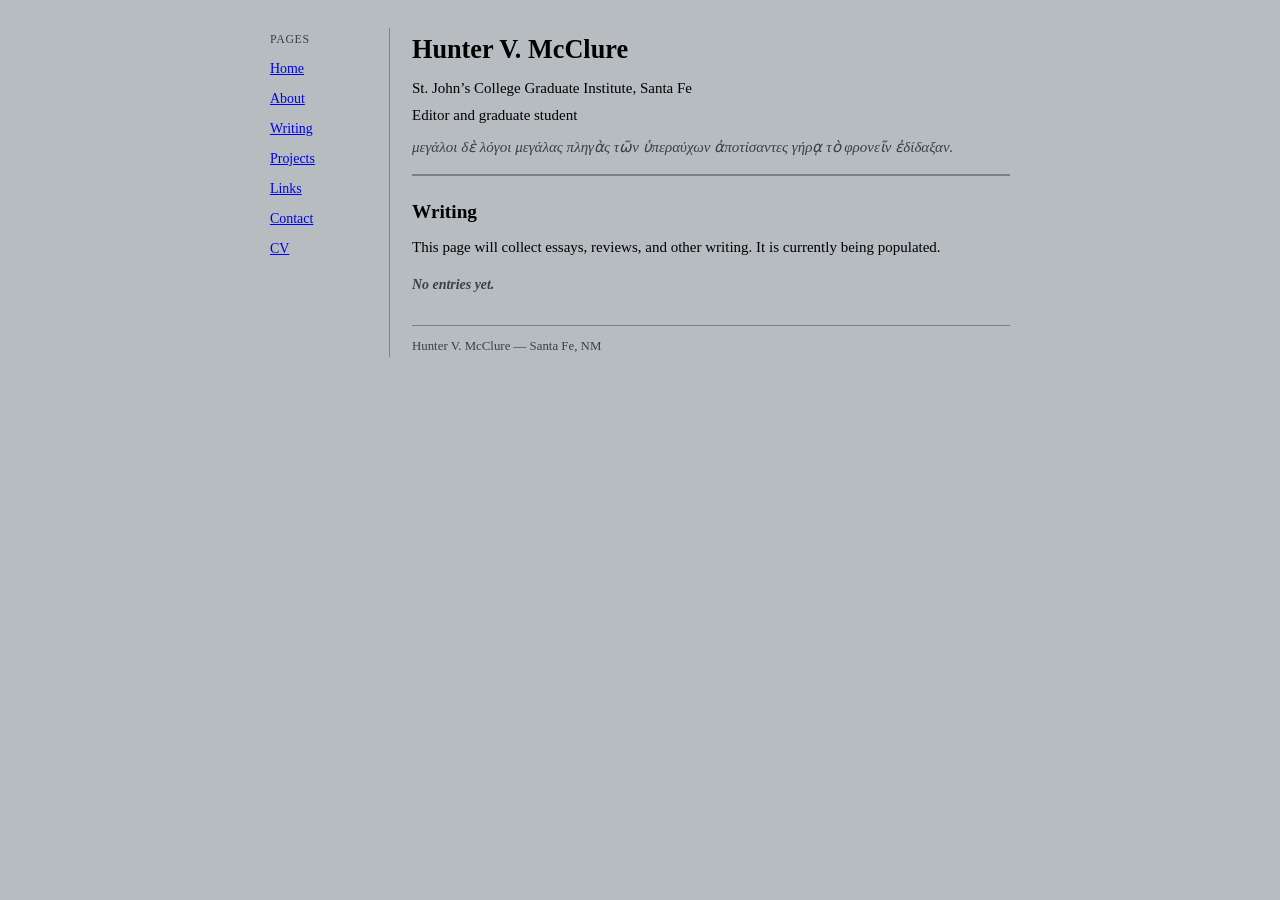
<file: writing.html>
<!DOCTYPE html>
<html lang="en">
<head>
  <meta charset="UTF-8">
  <meta name="viewport" content="width=device-width, initial-scale=1.0">
  <title>Writing &mdash; Hunter V. McClure</title>
  <link rel="stylesheet" href="style.css">
</head>
<body>
<div class="page-wrap">

  <nav class="nav-col">
    <div class="nav-label">Pages</div>
    <ul>
      <li><a href="index.html">Home</a></li>
      <li><a href="about.html">About</a></li>
      <li><a href="writing.html">Writing</a></li>
      <li><a href="projects.html">Projects</a></li>
      <li><a href="links.html">Links</a></li>
      <li><a href="contact.html">Contact</a></li>
      <li><a href="cv.html">CV</a></li>
    </ul>
  </nav>

  <div class="main-col">

    <header class="site-header">
      <h1>Hunter V. McClure</h1>
      <div class="tagline">
        St. John&#8217;s College Graduate Institute, Santa Fe<br>
        Editor and graduate student
      </div>
      <div class="epigraph">&#956;&#949;&#947;&#940;&#955;&#959;&#953; &#948;&#8050; &#955;&#972;&#947;&#959;&#953; &#956;&#949;&#947;&#940;&#955;&#945;&#962; &#960;&#955;&#951;&#947;&#8048;&#962; &#964;&#8182;&#957; &#8017;&#960;&#949;&#961;&#945;&#973;&#967;&#969;&#957; &#7936;&#960;&#959;&#964;&#943;&#963;&#945;&#957;&#964;&#949;&#962; &#947;&#942;&#961;&#8115; &#964;&#8056; &#966;&#961;&#959;&#957;&#949;&#8150;&#957; &#7952;&#948;&#943;&#948;&#945;&#958;&#945;&#957;.</div>
    </header>

    <hr>

    <h2>Writing</h2>

    <p>This page will collect essays, reviews, and other writing. It is currently being populated.</p>

    <ul class="entry-list">
      <!--
        ENTRY TEMPLATE — copy and fill in for each piece:
        <li>
          <span class="entry-title"><a href="#">Title</a></span>
          <span class="entry-date">Month Year</span>
          <div class="entry-annotation">Brief description.</div>
        </li>
      -->
      <li>
        <span class="entry-title placeholder">No entries yet.</span>
      </li>
    </ul>

    <div class="site-footer">
      Hunter V. McClure &mdash; Santa Fe, NM
    </div>

  </div>
</div>
</body>
</html>
</file>
<file: style.css>
/* ── Palette: cool pewter ── */
:root {
  --bg:           #b6bcc0;
  --text:         #000000;
  --text-muted:   #3a4044;
  --link:         #0000ee;
  --link-visited: #551a8b;
  --link-active:  #ee0000;
  --rule:         #7a8086;
  --border:       #808080;
  --nav-border:   #808080;
  --font:         Palatino, 'Palatino Linotype', 'Book Antiqua', serif;
}

* { margin: 0; padding: 0; box-sizing: border-box; }

html {
  font-size: 15px;
}

body {
  background: var(--bg);
  color: var(--text);
  font-family: var(--font);
  font-size: 1rem;
  line-height: 1.65;
  overflow-y: scroll;
}

/* ── Layout ── */
.page-wrap {
  display: flex;
  max-width: 780px;
  margin: 0 auto;
  padding: 28px 20px;
}

/* Left navigation column */
.nav-col {
  width: 120px;
  min-width: 120px;
  padding-right: 18px;
  border-right: 1px solid var(--nav-border);
  margin-right: 22px;
  padding-top: 2px;
  flex-shrink: 0;
}

.nav-col .nav-label {
  font-size: 0.786rem;
  color: var(--text-muted);
  text-transform: uppercase;
  letter-spacing: 0.06em;
  margin-bottom: 7px;
}

.nav-col ul {
  list-style: none;
}

.nav-col ul li {
  margin-bottom: 5px;
}

.nav-col ul li a {
  font-size: 0.929rem;
  color: var(--link);
  text-decoration: underline;
}

.nav-col ul li a:visited {
  color: var(--link-visited);
}

.nav-col ul li a:active {
  color: var(--link-active);
}

.nav-col ul li a:hover {
  color: #ee0000;
}

/* Main content column */
.main-col {
  flex: 1;
  min-width: 0;
}

/* ── Site header ── */
.site-header {
  margin-bottom: 14px;
}

.site-header h1 {
  font-size: 1.75rem;
  font-weight: bold;
  font-family: var(--font);
  color: var(--text);
  margin-bottom: 4px;
}

.site-header .tagline {
  font-size: 1rem;
  color: var(--text);
  line-height: 1.75;
  margin-bottom: 7px;
}

.site-header .epigraph {
  font-size: 1rem;
  font-style: italic;
  color: var(--text-muted);
  line-height: 1.65;
}

.site-header .epigraph-cite {
  font-size: 0.857rem;
  color: var(--text-muted);
  text-align: right;
  margin-top: 4px;
  line-height: 1.5;
}

.site-header .epigraph-cite em {
  font-style: italic;
}

/* ── Rules ── */
hr {
  border: none;
  border-top: 2px solid var(--rule);
  margin: 14px 0;
}

hr.thin {
  border-top-width: 1px;
  margin: 12px 0;
}

/* ── General typography ── */
h2 {
  font-size: 1.286rem;
  font-weight: bold;
  font-family: var(--font);
  color: var(--text);
  margin: 20px 0 8px;
}

h2:first-child {
  margin-top: 0;
}

p {
  margin-bottom: 10px;
}

a {
  color: var(--link);
}

a:visited {
  color: var(--link-visited);
}

a:active {
  color: var(--link-active);
}

a:hover {
  color: #ee0000;
}

/* ── Entry lists: Writing and Projects ── */
.entry-list {
  list-style: none;
  margin-top: 12px;
}

.entry-list li {
  margin-bottom: 16px;
  padding-bottom: 16px;
  border-bottom: 1px solid var(--border);
}

.entry-list li:last-child {
  border-bottom: none;
  margin-bottom: 0;
  padding-bottom: 0;
}

.entry-title {
  font-weight: bold;
}

.entry-date {
  font-size: 0.929rem;
  color: var(--text-muted);
  margin-left: 8px;
}

.entry-annotation {
  font-size: 1rem;
  color: var(--text-muted);
  margin-top: 4px;
  line-height: 1.55;
}

/* ── Links page ── */
.links-section {
  margin-bottom: 20px;
}

.links-section h2 {
  margin-bottom: 8px;
}

.links-section ul {
  list-style: none;
}

.links-section ul li {
  margin-bottom: 10px;
}

.link-annotation {
  font-size: 0.929rem;
  color: var(--text-muted);
  display: block;
  margin-top: 2px;
  line-height: 1.5;
}

/* ── Links page subheaders ── */
.links-section h3 {
  font-size: 0.929rem;
  font-weight: bold;
  font-family: var(--font);
  color: var(--text);
  font-variant: small-caps;
  letter-spacing: 0.04em;
  margin: 16px 0 6px;
}

.links-section h3:first-of-type {
  margin-top: 8px;
}

/* ── Links page table of contents ── */
.links-toc {
  display: flex;
  flex-wrap: wrap;
  gap: 4px 12px;
  font-size: 1rem;
  line-height: 1.9;
  margin: 6px 0 4px;
}

.links-toc .toc-item {
  white-space: nowrap;
}

.links-toc .toc-break {
  flex-basis: 100%;
  height: 0;
}

/* ── Contact page ── */
.contact-list {
  list-style: none;
  margin-top: 12px;
}

.contact-list li {
  margin-bottom: 12px;
  font-size: 0.929rem;
  line-height: 1.5;
}

.contact-label {
  font-size: 0.786rem;
  color: var(--text-muted);
  text-transform: uppercase;
  letter-spacing: 0.05em;
  display: block;
  margin-bottom: 2px;
}

/* ── CV page ── */
.main-col > h3 {
  font-size: 1.071rem;
  font-weight: bold;
  font-family: var(--font);
  color: var(--text);
  margin: 18px 0 6px;
}

.cv-list {
  list-style: none;
  margin-bottom: 14px;
}

.cv-list li {
  margin-bottom: 8px;
}

.cv-list.cv-detail li {
  font-size: 0.929rem;
  margin-bottom: 4px;
}

.cv-meta {
  display: block;
  font-size: 0.929rem;
  color: var(--text-muted);
  margin-top: 2px;
  line-height: 1.5;
}

/* ── Homepage intro ── */
.intro {
  font-size: 1rem;
  line-height: 1.7;
}

/* ── Footer ── */
.site-footer {
  margin-top: 28px;
  padding-top: 10px;
  border-top: 1px solid var(--rule);
  font-size: 0.857rem;
  color: var(--text-muted);
}

/* ── Placeholder text ── */
.placeholder {
  font-size: 0.929rem;
  color: var(--text-muted);
  font-style: italic;
}

/* ── About page photo ── */
.about-photo {
  float: left;
  margin: 0 18px 12px 0;
  border: 1px solid var(--border);
  max-width: 140px;
}

@media (max-width: 600px) {
  .about-photo {
    float: none;
    display: block;
    margin: 0 0 12px 0;
    max-width: 100%;
  }
}
</file>
